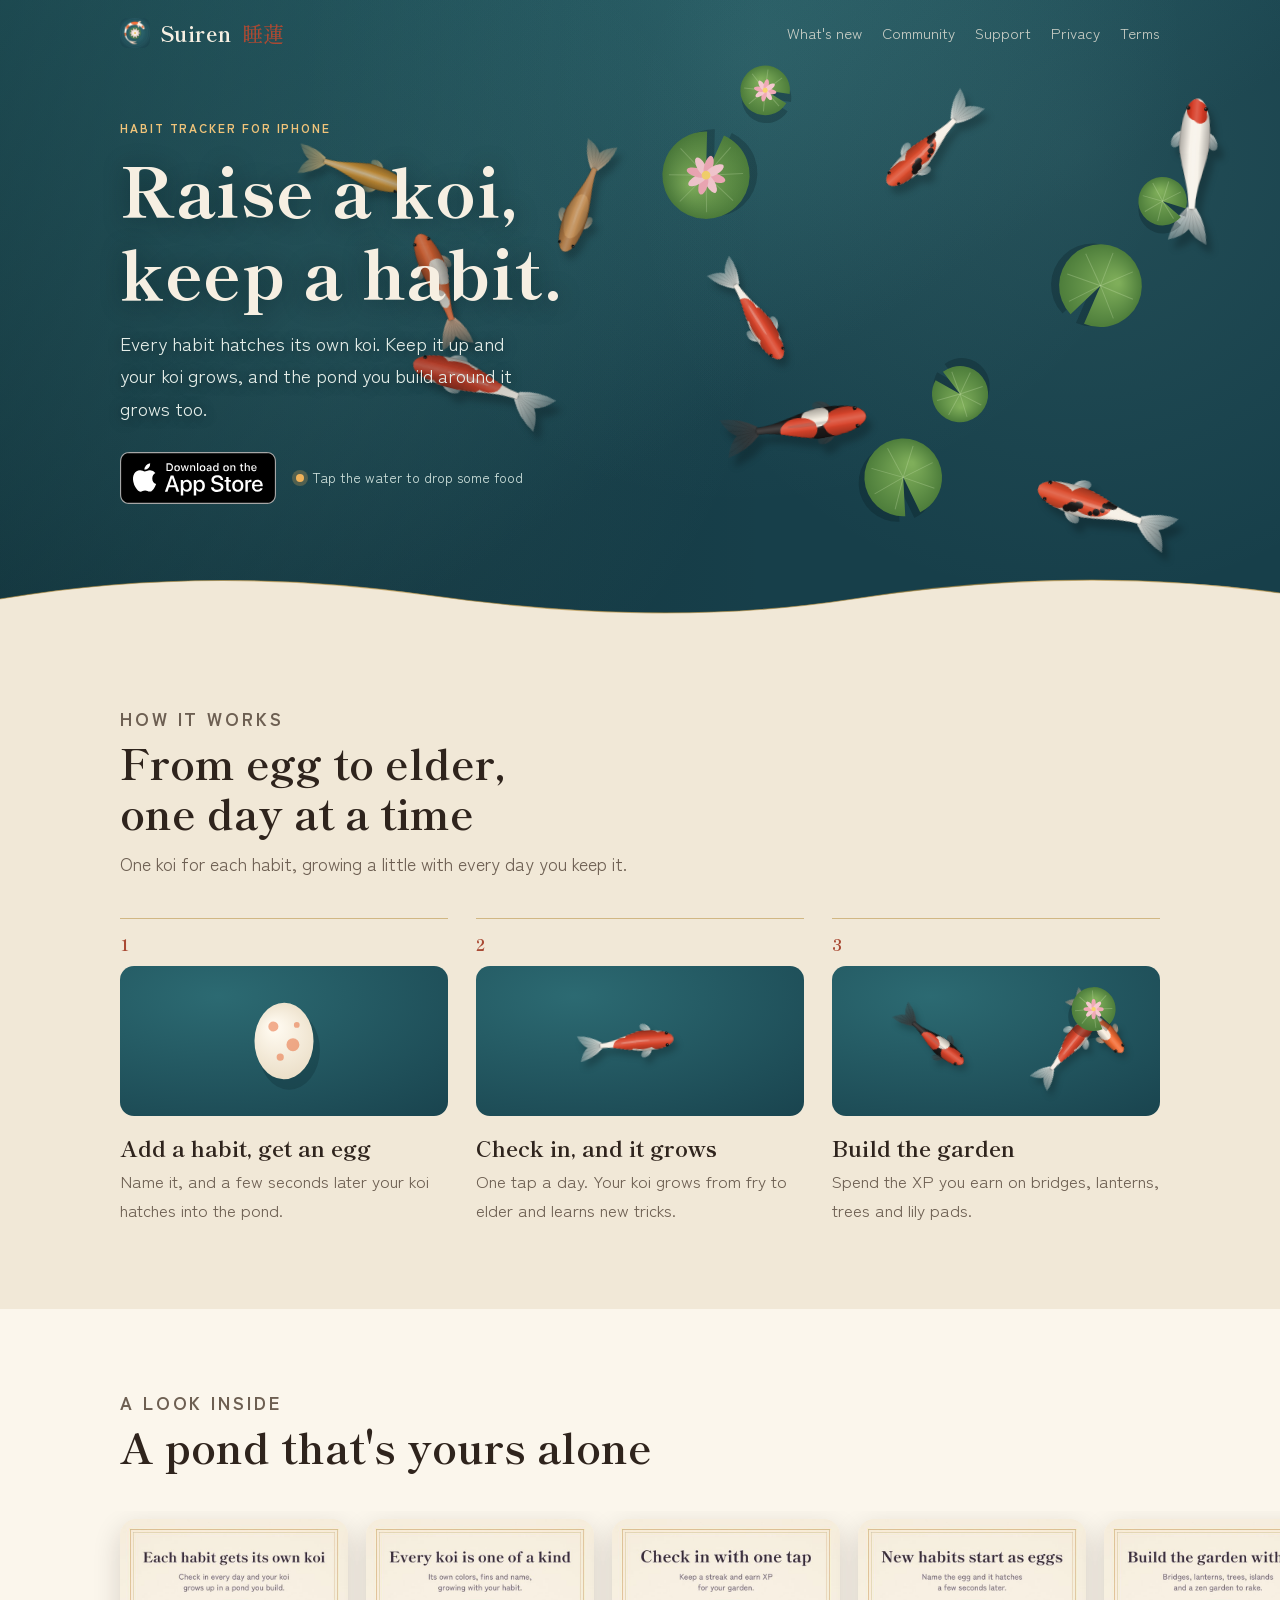
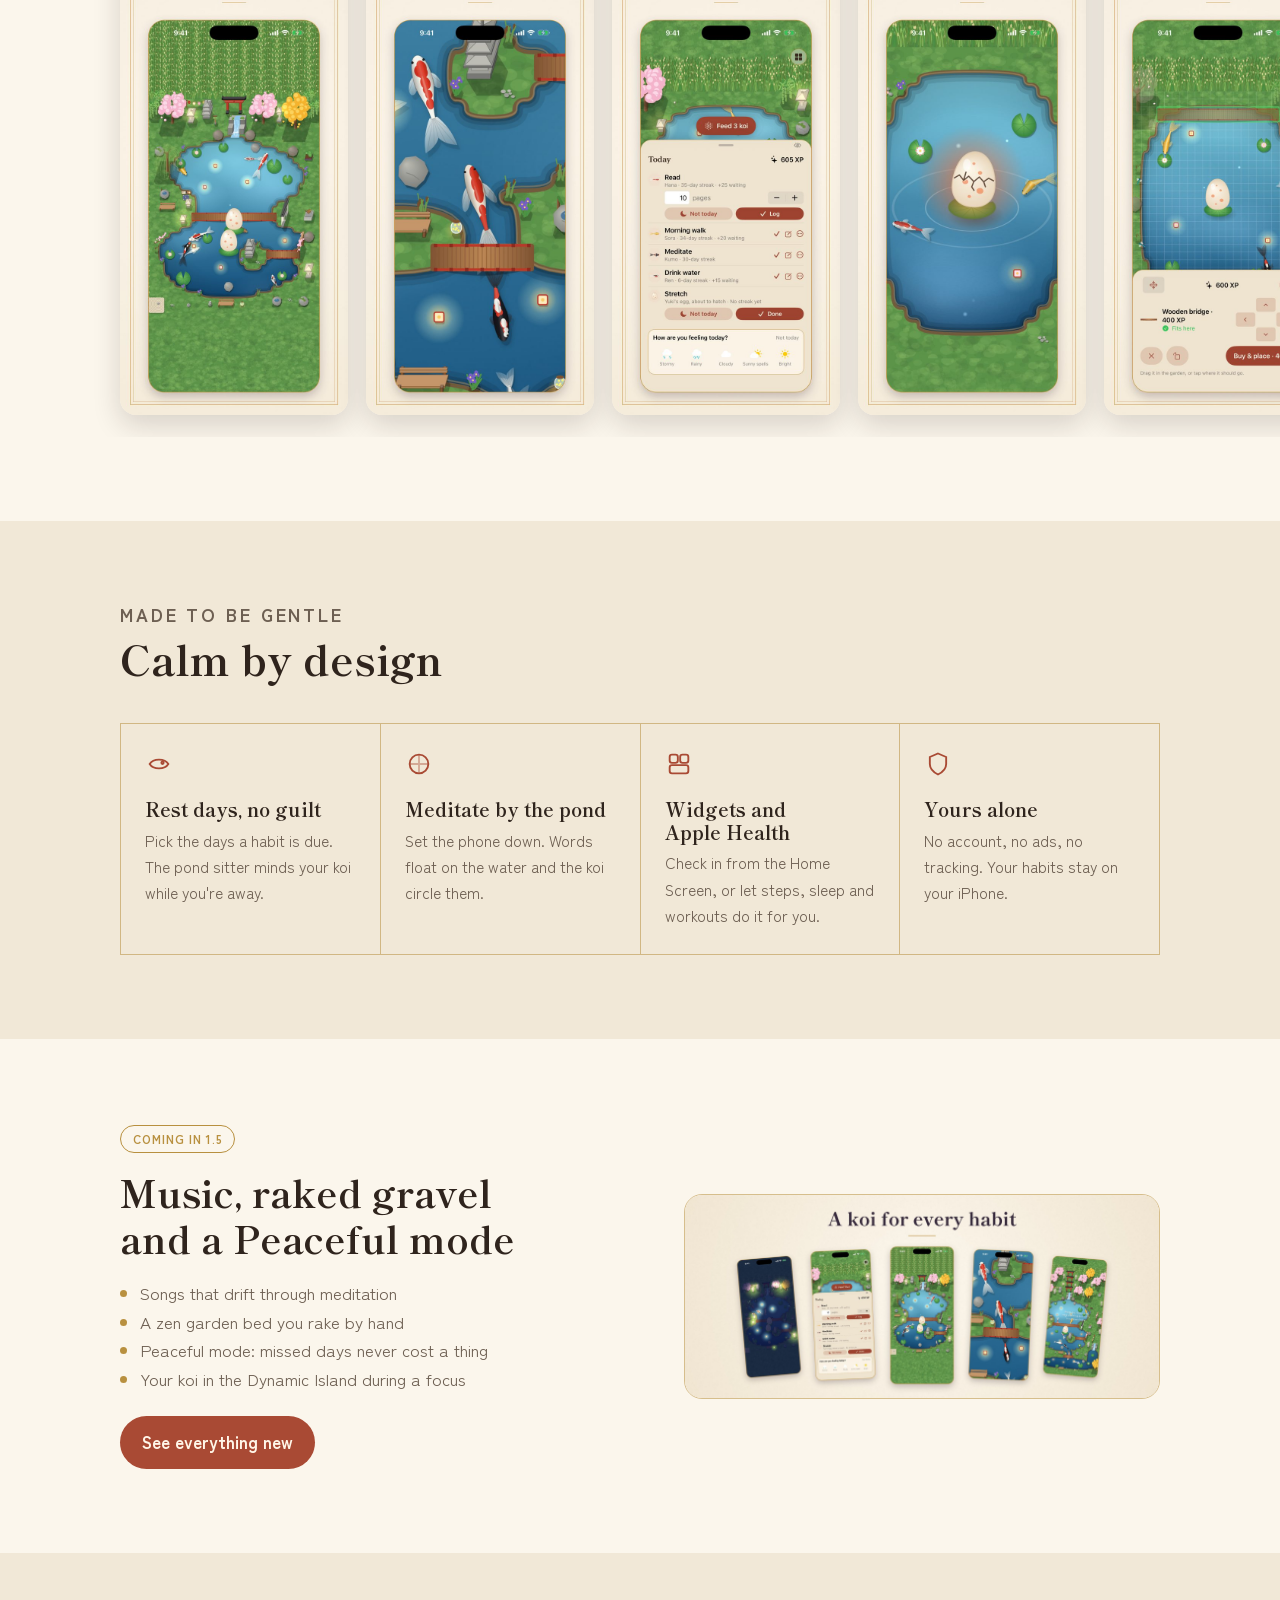
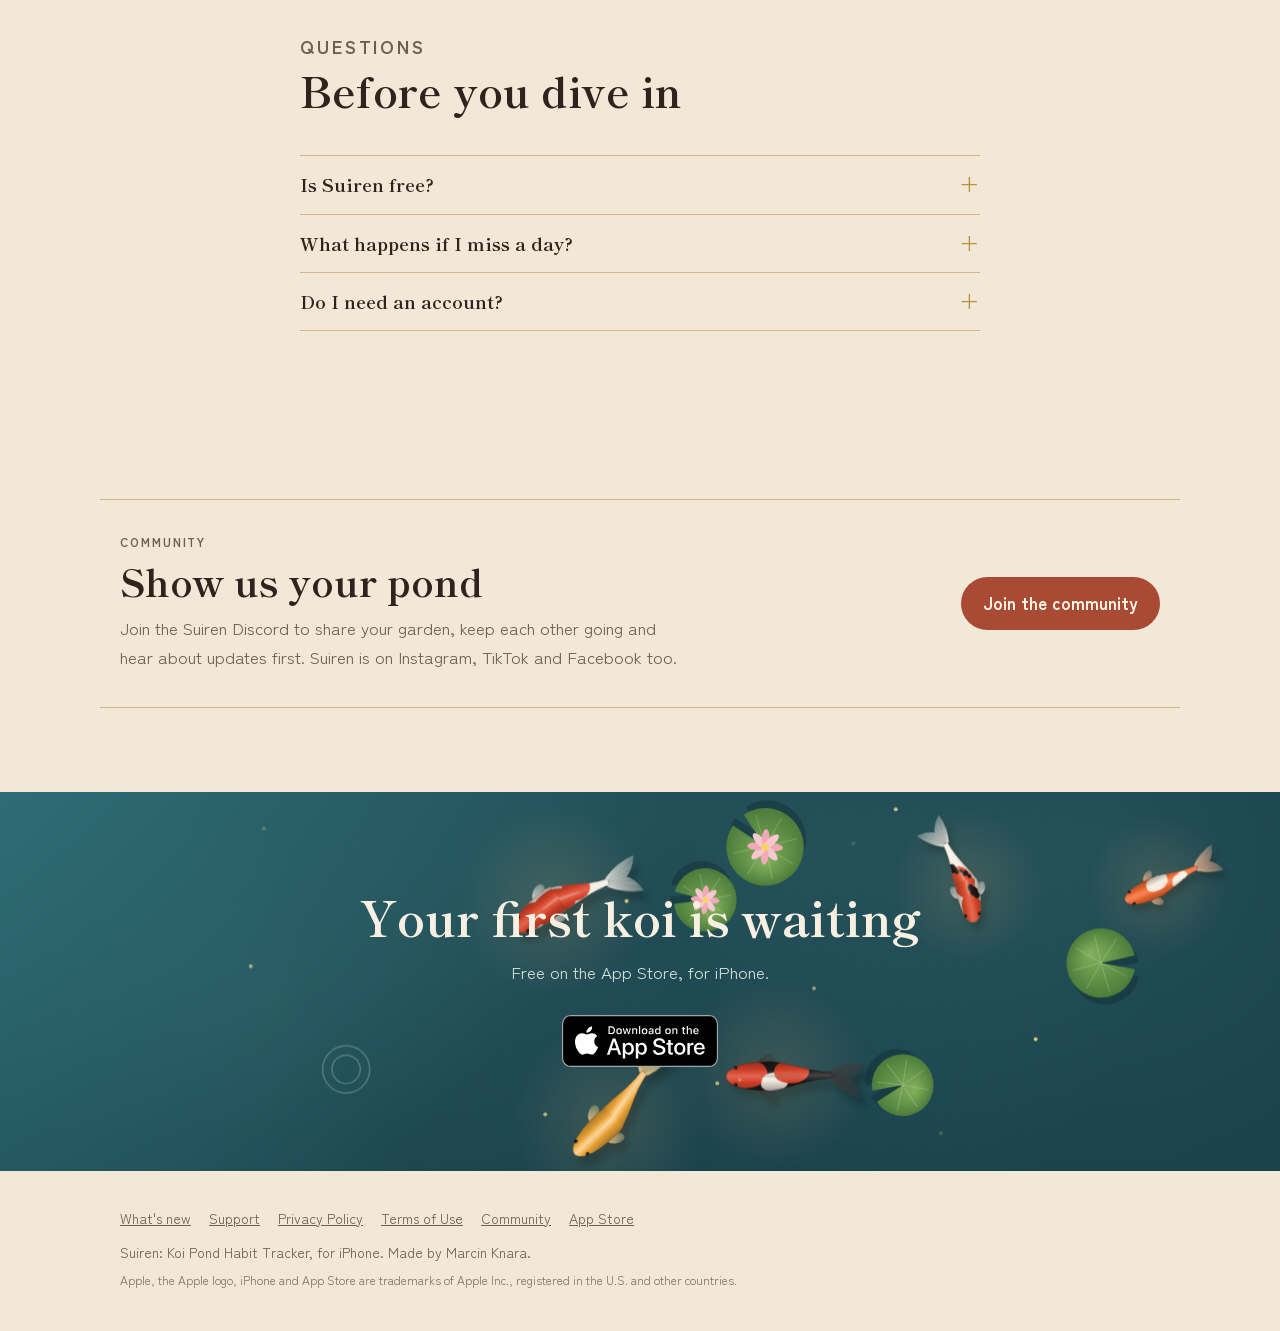
<file: index.html>
<!doctype html>
<html lang="en">
<head>
<meta charset="utf-8">
<meta name="viewport" content="width=device-width, initial-scale=1, viewport-fit=cover">
<title>Suiren: Koi Pond Habit Tracker for iPhone</title>
<meta name="description" content="Suiren is a calm habit tracker for iPhone. Keep a habit and a koi grows in your pond. Free on the App Store.">
<meta name="apple-itunes-app" content="app-id=6826411943">
<meta name="theme-color" content="#173f4a">
<link rel="canonical" href="https://suirenapp.com/">
<meta property="og:type" content="website">
<meta property="og:site_name" content="Suiren">
<meta property="og:title" content="Suiren: Koi Pond Habit Tracker">
<meta property="og:description" content="Raise a koi, keep a habit. A calm habit tracker for iPhone.">
<meta property="og:url" content="https://suirenapp.com/">
<meta property="og:image" content="https://suirenapp.com/img/og.jpg">
<meta name="twitter:card" content="summary_large_image">
<link rel="icon" type="image/png" sizes="32x32" href="favicon-32.png">
<link rel="apple-touch-icon" href="apple-touch-icon.png">
<link rel="preconnect" href="https://fonts.googleapis.com">
<link rel="preconnect" href="https://fonts.gstatic.com" crossorigin>
<link rel="stylesheet" href="https://fonts.googleapis.com/css2?family=Shippori+Mincho:wght@500;700;800&family=Zen+Kaku+Gothic+New:wght@400;500;700&display=swap">
<link rel="stylesheet" href="home.css">
<script type="application/ld+json">
{"@context":"https://schema.org","@type":"SoftwareApplication","name":"Suiren: Koi Pond Habit Tracker","operatingSystem":"iOS","applicationCategory":"HealthApplication","offers":{"@type":"Offer","price":"0","priceCurrency":"USD"},"url":"https://suirenapp.com/","installUrl":"https://apps.apple.com/app/suiren-koi-pond-habit-tracker/id6826411943","image":"https://suirenapp.com/img/icon-512.png"}
</script>
<script src="js/pond.js" defer></script>
</head>
<body>
<section class="a-hero">
  <canvas id="a-pond" role="img" aria-label="Koi swimming in a pond among lily pads. Tap the water to drop food."></canvas>
  <div class="wrap">
    <header class="site-head">
      <a class="brand" href="./"><img src="img/icon-64.png" alt="" width="30" height="30">Suiren <em>睡蓮</em></a>
      <nav class="site-nav"><a href="whats-new/">What's new</a><a href="community/">Community</a><a href="support/">Support</a><a href="privacy/">Privacy</a><a href="terms/">Terms</a></nav>
    </header>
    <div class="a-hero-body">
      <p class="eyebrow" style="color:#f0c47a">Habit tracker for iPhone</p>
      <h1 style="margin-top:14px">Raise a koi,<br>keep a habit.</h1>
      <p class="lede">Every habit hatches its own koi. Keep it up and your koi grows, and the pond you build around it grows too.</p>
      <div class="get">
        <a class="badge" href="https://apps.apple.com/app/suiren-koi-pond-habit-tracker/id6826411943"><img src="img/app-store-badge.svg" alt="Download on the App Store" width="156" height="52"></a>
        <span class="hint"><i></i>Tap the water to drop some food</span>
      </div>
    </div>
  </div>
</section>
<svg class="a-wave" viewBox="0 0 1440 56" preserveAspectRatio="none" aria-hidden="true"><path fill="currentColor" d="M0 30 C 160 6, 320 6, 480 26 S 800 52, 960 30 S 1280 4, 1440 24 V56 H0Z"/><path fill="none" stroke="#b8903f" stroke-opacity=".6" stroke-width="1.2" d="M0 30 C 160 6, 320 6, 480 26 S 800 52, 960 30 S 1280 4, 1440 24"/></svg>

<section class="a-sec">
  <div class="wrap">
    <div class="a-sec-head">
      <p class="eyebrow">How it works</p>
      <h2>From egg to elder, one day at a time</h2>
      <p>One koi for each habit, growing a little with every day you keep it.</p>
    </div>
    <div class="a-steps">
      <div class="a-step"><canvas data-mini="egg" aria-hidden="true"></canvas><h3>Add a habit, get an egg</h3><p>Name it, and a few seconds later your koi hatches into the pond.</p></div>
      <div class="a-step"><canvas data-mini="grow" aria-hidden="true"></canvas><h3>Check in, and it grows</h3><p>One tap a day. Your koi grows from fry to elder and learns new tricks.</p></div>
      <div class="a-step"><canvas data-mini="pond" aria-hidden="true"></canvas><h3>Build the garden</h3><p>Spend the XP you earn on bridges, lanterns, trees and lily pads.</p></div>
    </div>
  </div>
</section>

<section class="a-sec tile">
  <div class="wrap">
    <div class="a-sec-head">
      <p class="eyebrow">A look inside</p>
      <h2>A pond that's yours alone</h2>
    </div>
  </div>
  <ul class="gallery wrap" style="max-width:none;padding-left:max(20px,calc((100vw - 1080px)/2 + 20px))">
    <li><img width="600" height="1304" src="img/shots/01-pond.jpg" alt="Each habit gets its own koi" loading="lazy"></li>
    <li><img width="600" height="1304" src="img/shots/02-koi.jpg" alt="Every koi is one of a kind" loading="lazy"></li>
    <li><img width="600" height="1304" src="img/shots/03-check-in.jpg" alt="Check in with one tap" loading="lazy"></li>
    <li><img width="600" height="1304" src="img/shots/04-hatch.jpg" alt="New habits start as eggs" loading="lazy"></li>
    <li><img width="600" height="1304" src="img/shots/05-garden.jpg" alt="Build the garden with XP" loading="lazy"></li>
    <li><img width="600" height="1304" src="img/shots/06-journal.jpg" alt="See every day you kept" loading="lazy"></li>
    <li><img width="600" height="1304" src="img/shots/07-rest-days.jpg" alt="Rest days are built in" loading="lazy"></li>
    <li><img width="600" height="1304" src="img/shots/08-meditate.jpg" alt="Meditate by the pond" loading="lazy"></li>
    <li><img width="600" height="1304" src="img/shots/09-widgets.jpg" alt="Check in from a widget" loading="lazy"></li>
    <li><img width="600" height="1304" src="img/shots/10-night.jpg" alt="The pond follows the day" loading="lazy"></li>
  </ul>
</section>

<section class="a-sec">
  <div class="wrap">
    <div class="a-sec-head">
      <p class="eyebrow">Made to be gentle</p>
      <h2>Calm by design</h2>
    </div>
    <div class="a-feats">
      <div class="a-feat"><svg viewBox="0 0 24 24" fill="none" stroke="currentColor" stroke-width="1.6"><path d="M4 12c3-5 13-5 16 0-3 5-13 5-16 0z"/><circle cx="15" cy="11" r="1"/></svg><h3>Rest days, no guilt</h3><p>Pick the days a habit is due. The pond sitter minds your koi while you're away.</p></div>
      <div class="a-feat"><svg viewBox="0 0 24 24" fill="none" stroke="currentColor" stroke-width="1.6"><circle cx="12" cy="12" r="8"/><path d="M12 4v16M4 12h16" opacity=".4"/></svg><h3>Meditate by the pond</h3><p>Set the phone down. Words float on the water and the koi circle them.</p></div>
      <div class="a-feat"><svg viewBox="0 0 24 24" fill="none" stroke="currentColor" stroke-width="1.6"><rect x="4" y="4" width="7" height="7" rx="2"/><rect x="13" y="4" width="7" height="7" rx="2"/><rect x="4" y="13" width="16" height="7" rx="2"/></svg><h3>Widgets and Apple Health</h3><p>Check in from the Home Screen, or let steps, sleep and workouts do it for you.</p></div>
      <div class="a-feat"><svg viewBox="0 0 24 24" fill="none" stroke="currentColor" stroke-width="1.6"><path d="M12 3l7 3v6c0 4-3 7-7 9-4-2-7-5-7-9V6z"/></svg><h3>Yours alone</h3><p>No account, no ads, no tracking. Your habits stay on your iPhone.</p></div>
    </div>
  </div>
</section>

<section class="a-sec tile">
  <div class="wrap a-new">
    <div>
      <span class="pill">Coming in 1.5</span>
      <h2 style="font-size:clamp(28px,4vw,38px);margin-top:16px">Music, raked gravel and a Peaceful mode</h2>
      <ul>
        <li>Songs that drift through meditation</li>
        <li>A zen garden bed you rake by hand</li>
        <li>Peaceful mode: missed days never cost a thing</li>
        <li>Your koi in the Dynamic Island during a focus</li>
      </ul>
      <a class="a-btn" href="whats-new/">See everything new</a>
    </div>
    <figure><img width="1920" height="823" src="img/hero.jpg" alt="Five iPhones showing Suiren under the words A koi for every habit" loading="lazy"></figure>
  </div>
</section>

<section class="a-sec">
  <div class="wrap narrow faq">
    <div class="a-sec-head"><p class="eyebrow">Questions</p><h2>Before you dive in</h2></div>
    <details><summary>Is Suiren free?</summary><p>Yes. You can keep up to 3 habits for free. Suiren+ raises that to 15 and adds a bigger starting plot.</p></details>
    <details><summary>What happens if I miss a day?</summary><p>Plan for breaks with rest days, or send the pond sitter while you travel. Streak shields cover the odd slip. In Normal mode a long absence slowly costs XP, and after two weeks a koi can pass on. If you'd rather that never happened, choose Peaceful mode, coming in 1.5.</p></details>
    <details><summary>Do I need an account?</summary><p>No. There's no sign-up. Your pond lives on your iPhone, with an optional iCloud Drive backup.</p></details>
  </div>
</section>

<section class="a-sec">
  <div class="wrap a-community">
    <div>
      <p class="eyebrow">Community</p>
      <h2>Show us your pond</h2>
      <p>Join the Suiren Discord to share your garden, keep each other going and hear about updates first. Suiren is on Instagram, TikTok and Facebook too.</p>
    </div>
    <a class="a-btn" href="community/">Join the community</a>
  </div>
</section>

<section class="a-final">
  <canvas id="a-final" aria-hidden="true"></canvas>
  <div class="wrap">
    <h2>Your first koi is waiting</h2>
    <p>Free on the App Store, for iPhone.</p>
    <a class="badge" href="https://apps.apple.com/app/suiren-koi-pond-habit-tracker/id6826411943"><img src="img/app-store-badge.svg" alt="Download on the App Store" width="156" height="52"></a>
  </div>
</section>
<footer class="a-foot"><div class="wrap foot">
  <nav><a href="whats-new/">What's new</a><a href="support/">Support</a><a href="privacy/">Privacy Policy</a><a href="terms/">Terms of Use</a><a href="community/">Community</a><a href="https://apps.apple.com/app/suiren-koi-pond-habit-tracker/id6826411943">App Store</a></nav>
  <p>Suiren: Koi Pond Habit Tracker, for iPhone. Made by Marcin Knara.</p>
  <p class="legal">Apple, the Apple logo, iPhone and App Store are trademarks of Apple Inc., registered in the U.S. and other countries.</p>
</div></footer>
</body>
</html>
</file>
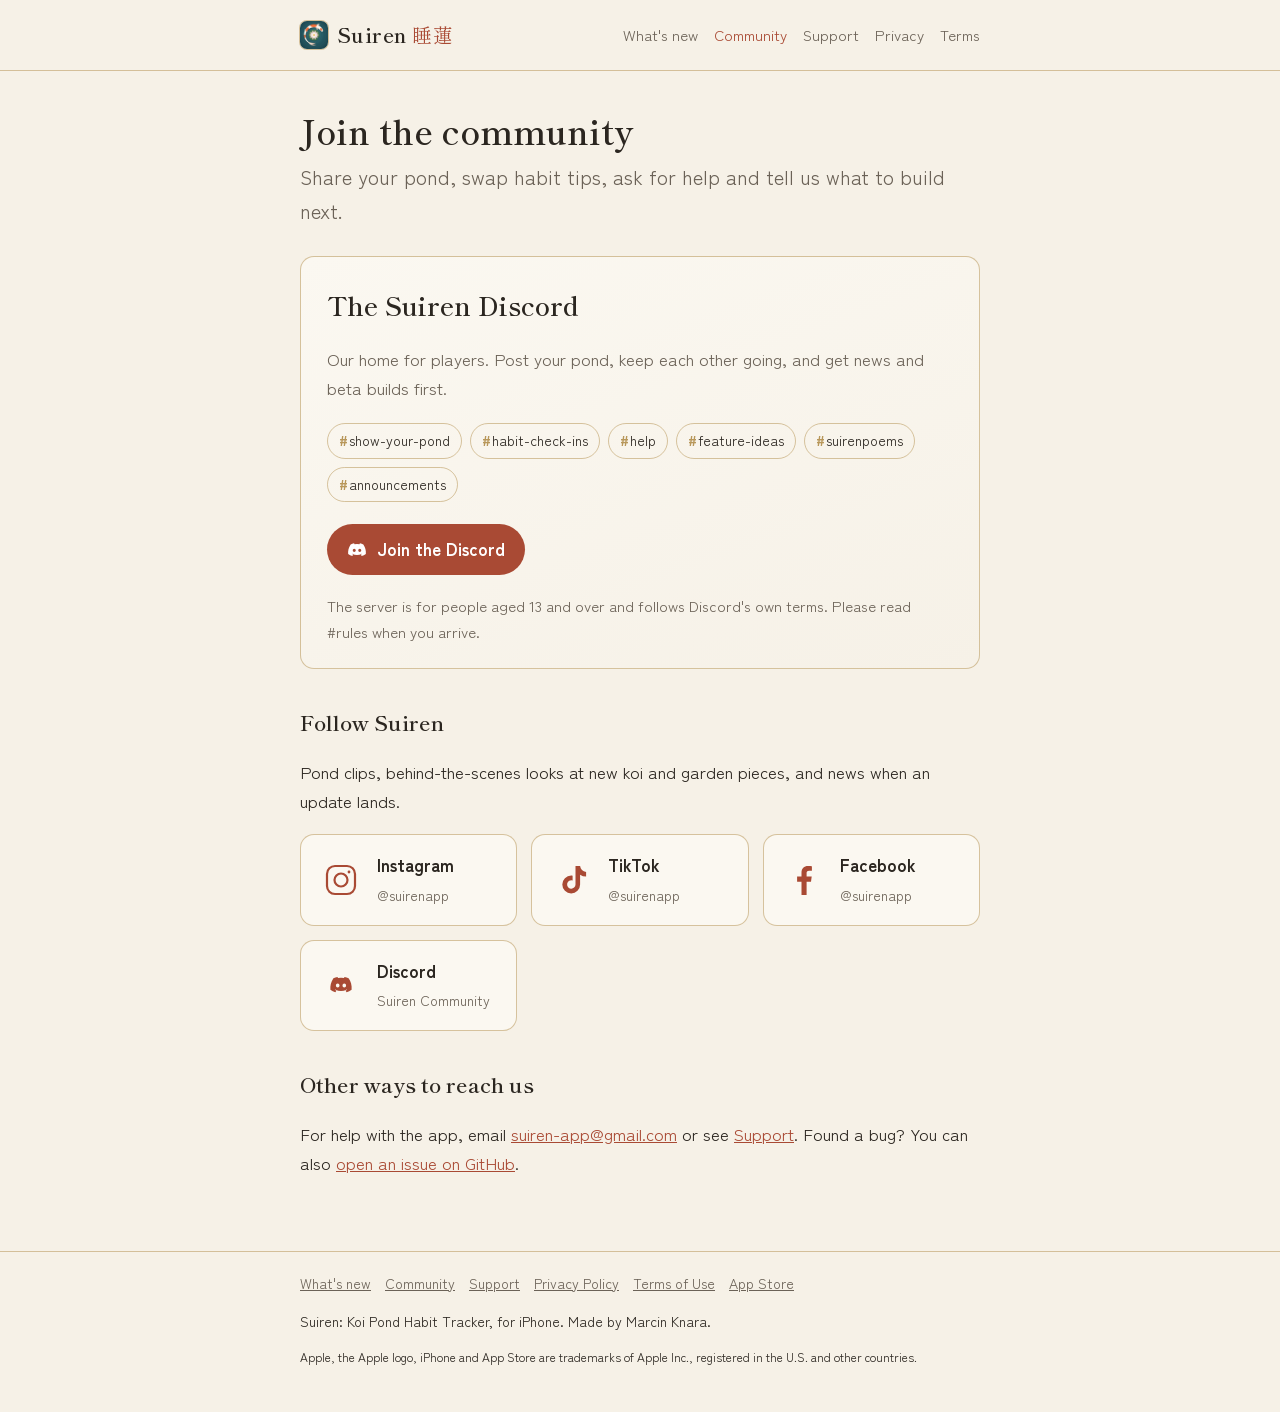
<file: community/index.html>
<!doctype html>
<html lang="en">
<head>
<meta charset="utf-8">
<meta name="viewport" content="width=device-width, initial-scale=1">
<title>Community · Suiren</title>
<meta name="description" content="Join the Suiren community: the Suiren Discord server, plus Suiren on Instagram, TikTok and Facebook.">
<meta name="apple-itunes-app" content="app-id=6826411943">
<link rel="icon" type="image/png" sizes="32x32" href="../favicon-32.png">
<link rel="apple-touch-icon" href="../apple-touch-icon.png">
<link rel="preconnect" href="https://fonts.googleapis.com">
<link rel="preconnect" href="https://fonts.gstatic.com" crossorigin>
<link rel="stylesheet" href="https://fonts.googleapis.com/css2?family=Shippori+Mincho:wght@500;700;800&family=Zen+Kaku+Gothic+New:wght@400;500;700&display=swap">
<link rel="stylesheet" href="../style.css">
<style>
  .discord { display: grid; gap: 18px; padding: 26px 26px 24px; background: linear-gradient(160deg, var(--card), var(--paper)); }
  .discord h2 { margin: 0; font-size: 26px; }
  .discord p { margin: 0; color: var(--muted); }
  .channels { display: flex; flex-wrap: wrap; gap: 8px; margin: 2px 0 4px; padding: 0; list-style: none; }
  .channels li { font-size: 14px; padding: 5px 11px; border: 1px solid var(--line); border-radius: 999px; color: var(--ink); }
  .channels li b { color: var(--gold); font-weight: 600; margin-right: 1px; }
  .discord .button { justify-self: start; display: inline-flex; align-items: center; gap: 10px; }
  .discord .button svg { width: 20px; height: 20px; }
  .socials { display: grid; grid-template-columns: repeat(auto-fit, minmax(200px, 1fr)); gap: 14px; margin: 18px 0 8px; }
  .social { display: grid; grid-template-columns: 44px 1fr; gap: 14px; align-items: center; padding: 16px 18px; border: 1px solid var(--line); border-radius: 14px; background: var(--card); color: var(--ink); text-decoration: none; transition: border-color .2s, transform .2s; }
  .social:hover { border-color: var(--persimmon); transform: translateY(-2px); }
  .social:focus-visible { outline: 2px solid var(--persimmon); outline-offset: 2px; }
  .social svg { width: 44px; height: 44px; color: var(--persimmon); }
  .social strong { display: block; font-size: 17px; }
  .social span { color: var(--muted); font-size: 14px; }
  .note { color: var(--muted); font-size: 15px; }
  @media (prefers-reduced-motion: reduce) { .social { transition: none; } .social:hover { transform: none; } }
</style>
</head>
<body>
<header class="site">
  <div class="wrap">
    <a class="brand" href="../"><img src="../img/icon-64.png" alt="" width="28" height="28">Suiren<span>睡蓮</span></a>
    <nav>
      <a href="../whats-new/">What's new</a>
      <a href="../community/" aria-current="page">Community</a>
      <a href="../support/">Support</a>
      <a href="../privacy/">Privacy</a>
      <a href="../terms/">Terms</a>
    </nav>
  </div>
</header>
<main>
  <div class="wrap">

    <h1>Join the community</h1>
    <p class="lede">Share your pond, swap habit tips, ask for help and tell us what to build next.</p>

    <section class="card discord" aria-labelledby="discord-title">
      <h2 id="discord-title">The Suiren Discord</h2>
      <p>Our home for players. Post your pond, keep each other going, and get news and beta builds first.</p>
      <ul class="channels" aria-label="Some of the channels">
        <li><b>#</b>show-your-pond</li>
        <li><b>#</b>habit-check-ins</li>
        <li><b>#</b>help</li>
        <li><b>#</b>feature-ideas</li>
        <li><b>#</b>suirenpoems</li>
        <li><b>#</b>announcements</li>
      </ul>
      <a class="button" href="https://discord.gg/MNR7gZkcf"><svg viewBox="0 0 24 24" aria-hidden="true" fill="currentColor"><path d="M19.6 5.3A16.6 16.6 0 0 0 15.5 4l-.5 1a15.4 15.4 0 0 0-6 0L8.5 4a16.6 16.6 0 0 0-4.1 1.3C1.8 9.2 1.1 13 1.4 16.7a16.7 16.7 0 0 0 5 2.5l1.1-1.7a10.8 10.8 0 0 1-1.7-.8l.4-.3a11.9 11.9 0 0 0 11.6 0l.4.3c-.5.3-1.1.6-1.7.8l1.1 1.7a16.6 16.6 0 0 0 5-2.5c.4-4.3-.7-8.1-3-11.4ZM8.7 14.4c-1 0-1.8-.9-1.8-2s.8-2 1.8-2 1.8.9 1.8 2-.8 2-1.8 2Zm6.6 0c-1 0-1.8-.9-1.8-2s.8-2 1.8-2 1.8.9 1.8 2-.8 2-1.8 2Z"/></svg>Join the Discord</a>
      <p class="note">The server is for people aged 13 and over and follows Discord's own terms. Please read #rules when you arrive.</p>
    </section>

    <h2>Follow Suiren</h2>
    <p>Pond clips, behind-the-scenes looks at new koi and garden pieces, and news when an update lands.</p>
    <div class="socials">
      <a class="social" href="https://www.instagram.com/suirenapp/">
        <svg viewBox="0 0 44 44" fill="none" stroke="currentColor" stroke-width="2.2" aria-hidden="true"><rect x="8" y="8" width="28" height="28" rx="8"/><circle cx="22" cy="22" r="6.5"/><circle cx="30" cy="14" r="1.4" fill="currentColor" stroke="none"/></svg>
        <div><strong>Instagram</strong><span>@suirenapp</span></div>
      </a>
      <a class="social" href="https://www.tiktok.com/@suirenapp">
        <svg viewBox="0 0 44 44" fill="currentColor" aria-hidden="true"><path d="M25.5 8h4.6c.4 3.4 2.6 5.6 6 6v4.6a10.6 10.6 0 0 1-6-1.9v9.8a8.9 8.9 0 1 1-8.9-8.9c.5 0 1 0 1.4.1v4.8a4.2 4.2 0 1 0 2.9 4V8Z"/></svg>
        <div><strong>TikTok</strong><span>@suirenapp</span></div>
      </a>
      <a class="social" href="https://www.facebook.com/suirenapp">
        <svg viewBox="0 0 44 44" fill="currentColor" aria-hidden="true"><path d="M24.6 37V23.8h4.4l.7-5.2h-5.1v-3.3c0-1.5.4-2.5 2.6-2.5h2.7V8.2c-.5-.1-2.1-.2-3.9-.2-3.9 0-6.5 2.4-6.5 6.7v3.9h-4.4v5.2h4.4V37h5.1Z"/></svg>
        <div><strong>Facebook</strong><span>@suirenapp</span></div>
      </a>
      <a class="social" href="https://discord.gg/MNR7gZkcf">
        <svg viewBox="-10 -10 44 44" aria-hidden="true" fill="currentColor"><path d="M19.6 5.3A16.6 16.6 0 0 0 15.5 4l-.5 1a15.4 15.4 0 0 0-6 0L8.5 4a16.6 16.6 0 0 0-4.1 1.3C1.8 9.2 1.1 13 1.4 16.7a16.7 16.7 0 0 0 5 2.5l1.1-1.7a10.8 10.8 0 0 1-1.7-.8l.4-.3a11.9 11.9 0 0 0 11.6 0l.4.3c-.5.3-1.1.6-1.7.8l1.1 1.7a16.6 16.6 0 0 0 5-2.5c.4-4.3-.7-8.1-3-11.4ZM8.7 14.4c-1 0-1.8-.9-1.8-2s.8-2 1.8-2 1.8.9 1.8 2-.8 2-1.8 2Zm6.6 0c-1 0-1.8-.9-1.8-2s.8-2 1.8-2 1.8.9 1.8 2-.8 2-1.8 2Z"/></svg>
        <div><strong>Discord</strong><span>Suiren Community</span></div>
      </a>
    </div>

    <h2>Other ways to reach us</h2>
    <p>For help with the app, email <a href="mailto:suiren-app@gmail.com">suiren-app@gmail.com</a> or see <a href="../support/">Support</a>. Found a bug? You can also <a href="https://github.com/suiren-app/suiren-app/issues/new">open an issue on GitHub</a>.</p>

  </div>
</main>
<footer class="site">
  <div class="wrap">
    <a href="../whats-new/">What's new</a><a href="../community/">Community</a><a href="../support/">Support</a><a href="../privacy/">Privacy Policy</a><a href="../terms/">Terms of Use</a><a href="https://apps.apple.com/app/suiren-koi-pond-habit-tracker/id6826411943">App Store</a>
    <p>Suiren: Koi Pond Habit Tracker, for iPhone. Made by Marcin Knara.</p>
    <p class="legal">Apple, the Apple logo, iPhone and App Store are trademarks of Apple Inc., registered in the U.S. and other countries.</p>
  </div>
</footer>
</body>
</html>
</file>
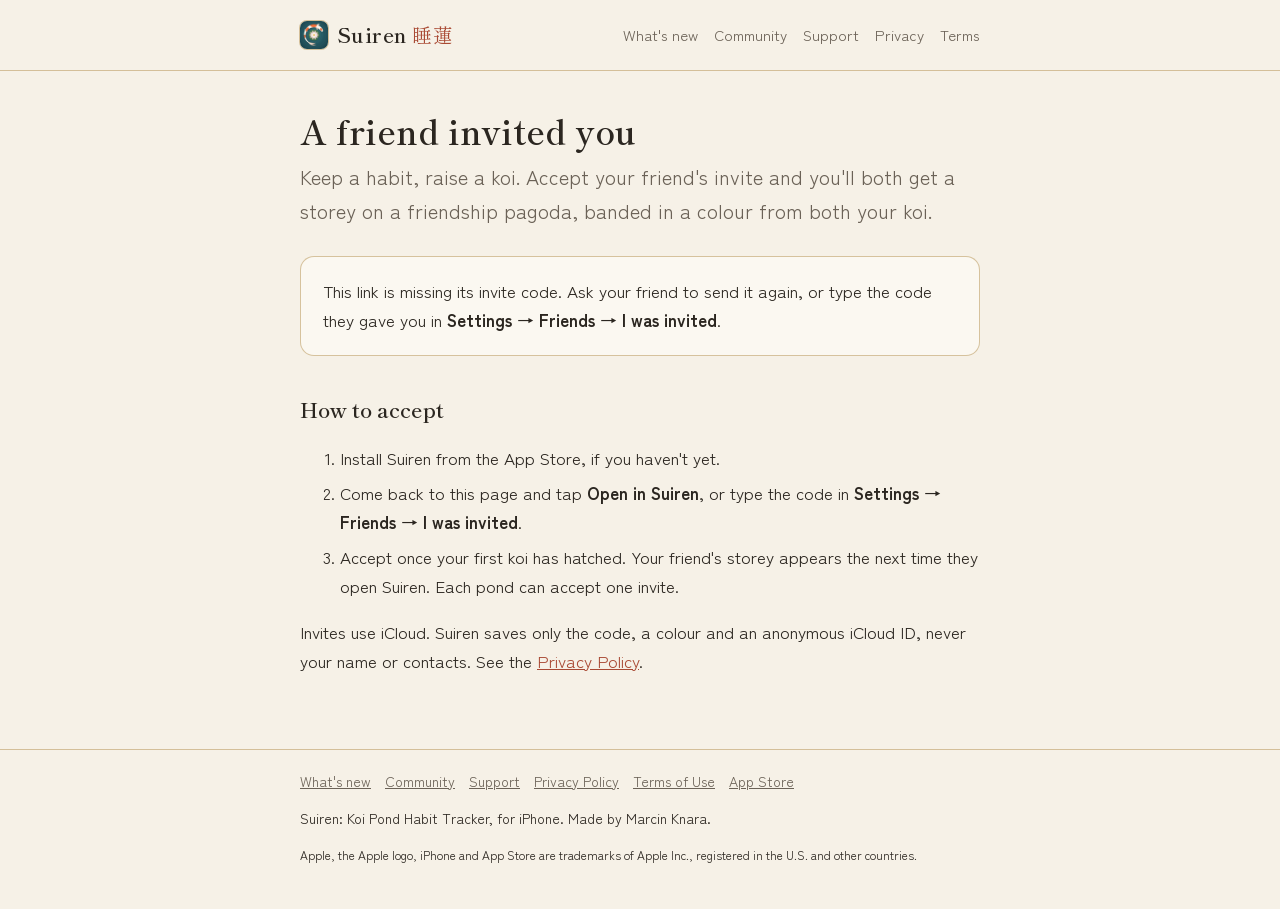
<file: invite/index.html>
<!doctype html>
<html lang="en">
<head>
<meta charset="utf-8">
<meta name="viewport" content="width=device-width, initial-scale=1">
<title>A friend invited you · Suiren</title>
<meta name="description" content="A friend invited you to keep a koi pond in Suiren. Accept their invite and you both get a storey on a friendship pagoda.">
<meta name="robots" content="noindex">
<meta name="apple-itunes-app" content="app-id=6826411943">
<link rel="icon" type="image/png" sizes="32x32" href="../favicon-32.png">
<link rel="apple-touch-icon" href="../apple-touch-icon.png">
<link rel="preconnect" href="https://fonts.googleapis.com">
<link rel="preconnect" href="https://fonts.gstatic.com" crossorigin>
<link rel="stylesheet" href="https://fonts.googleapis.com/css2?family=Shippori+Mincho:wght@500;700;800&family=Zen+Kaku+Gothic+New:wght@400;500;700&display=swap">
<link rel="stylesheet" href="../style.css">
<style>
  .code { font: 600 34px/1.2 ui-monospace, Menlo, monospace; letter-spacing: 0.18em; margin: 6px 0 2px; }
  .actions { display: flex; flex-wrap: wrap; gap: 12px; margin-top: 16px; }
  .button.quiet { background: transparent; color: var(--persimmon); border: 1px solid var(--line); }
  ol li { margin-bottom: 6px; }
</style>
</head>
<body>
<header class="site">
  <div class="wrap">
    <a class="brand" href="../"><img src="../img/icon-64.png" alt="" width="28" height="28">Suiren<span>睡蓮</span></a>
    <nav>
      <a href="../whats-new/">What's new</a>
      <a href="../community/">Community</a>
      <a href="../support/">Support</a>
      <a href="../privacy/">Privacy</a>
      <a href="../terms/">Terms</a>
    </nav>
  </div>
</header>
<main>
  <div class="wrap">

    <h1>A friend invited you</h1>
    <p class="lede">Keep a habit, raise a koi. Accept your friend's invite and you'll both get a storey on a friendship pagoda, banded in a colour from both your koi.</p>

    <div class="card" id="invite">
      <p style="margin:0;color:var(--muted)">Your invite code</p>
      <p class="code" id="code">······</p>
      <div class="actions">
        <a class="button" id="open" href="suiren://invite">Open in Suiren</a>
        <a class="button quiet" href="https://apps.apple.com/app/suiren-koi-pond-habit-tracker/id6826411943">Get Suiren on the App Store</a>
      </div>
    </div>

    <h2>How to accept</h2>
    <ol>
      <li>Install Suiren from the App Store, if you haven't yet.</li>
      <li>Come back to this page and tap <strong>Open in Suiren</strong>, or type the code in <strong>Settings → Friends → I was invited</strong>.</li>
      <li>Accept once your first koi has hatched. Your friend's storey appears the next time they open Suiren. Each pond can accept one invite.</li>
    </ol>
    <p>Invites use iCloud. Suiren saves only the code, a colour and an anonymous iCloud ID, never your name or contacts. See the <a href="../privacy/">Privacy Policy</a>.</p>

  </div>
</main>
<footer class="site">
  <div class="wrap">
    <a href="../whats-new/">What's new</a><a href="../community/">Community</a><a href="../support/">Support</a><a href="../privacy/">Privacy Policy</a><a href="../terms/">Terms of Use</a><a href="https://apps.apple.com/app/suiren-koi-pond-habit-tracker/id6826411943">App Store</a>
    <p>Suiren: Koi Pond Habit Tracker, for iPhone. Made by Marcin Knara.</p>
    <p class="legal">Apple, the Apple logo, iPhone and App Store are trademarks of Apple Inc., registered in the U.S. and other countries.</p>
  </div>
</footer>
<script>
  // The code comes from ?c=, from letters without look-alikes (no 0, O, 1, I, L).
  var code = (new URLSearchParams(location.search).get("c") || "").toUpperCase().replace(/[^23456789ABCDEFGHJKMNPQRSTUVWXYZ]/g, "").slice(0, 6);
  if (code.length === 6) {
    document.getElementById("code").textContent = code;
    document.getElementById("open").href = "suiren://invite?c=" + code;
  } else {
    document.getElementById("invite").innerHTML = "<p style=\"margin:0\">This link is missing its invite code. Ask your friend to send it again, or type the code they gave you in <strong>Settings → Friends → I was invited</strong>.</p>";
  }
</script>
</body>
</html>
</file>
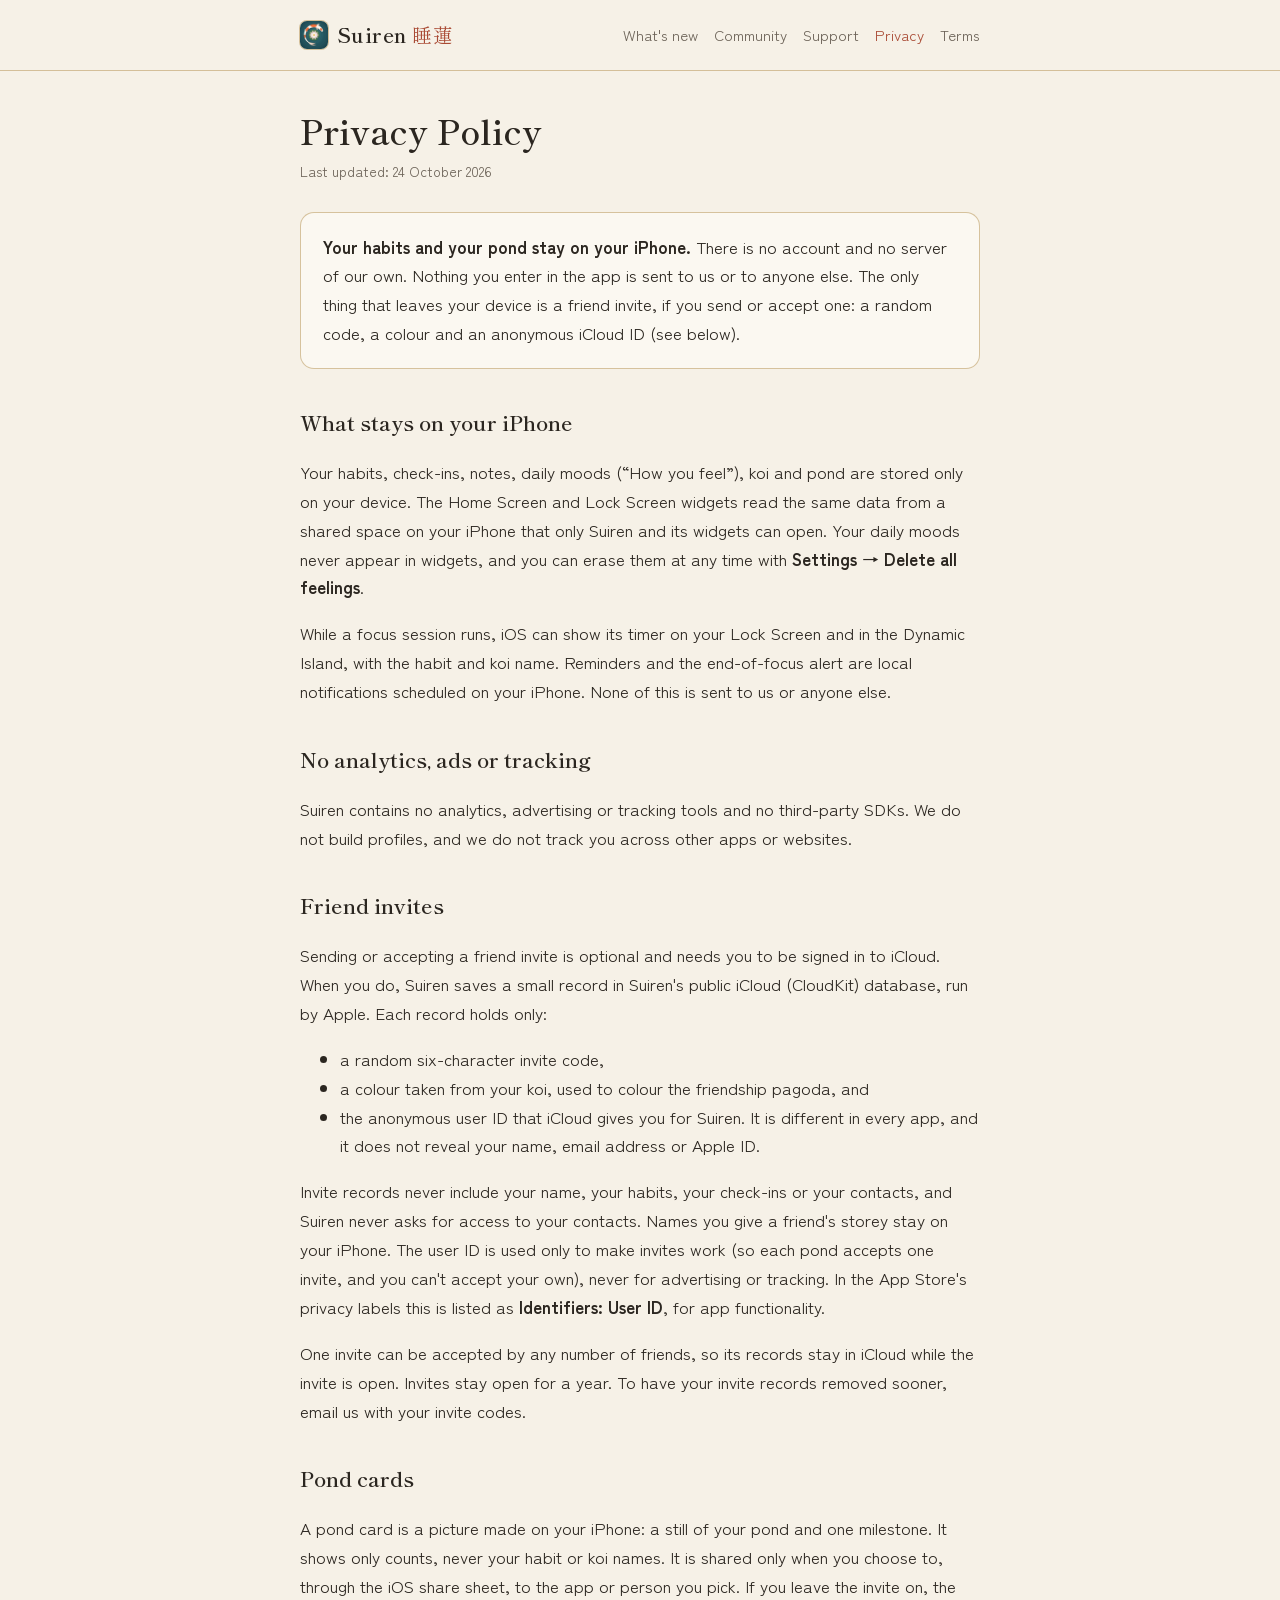
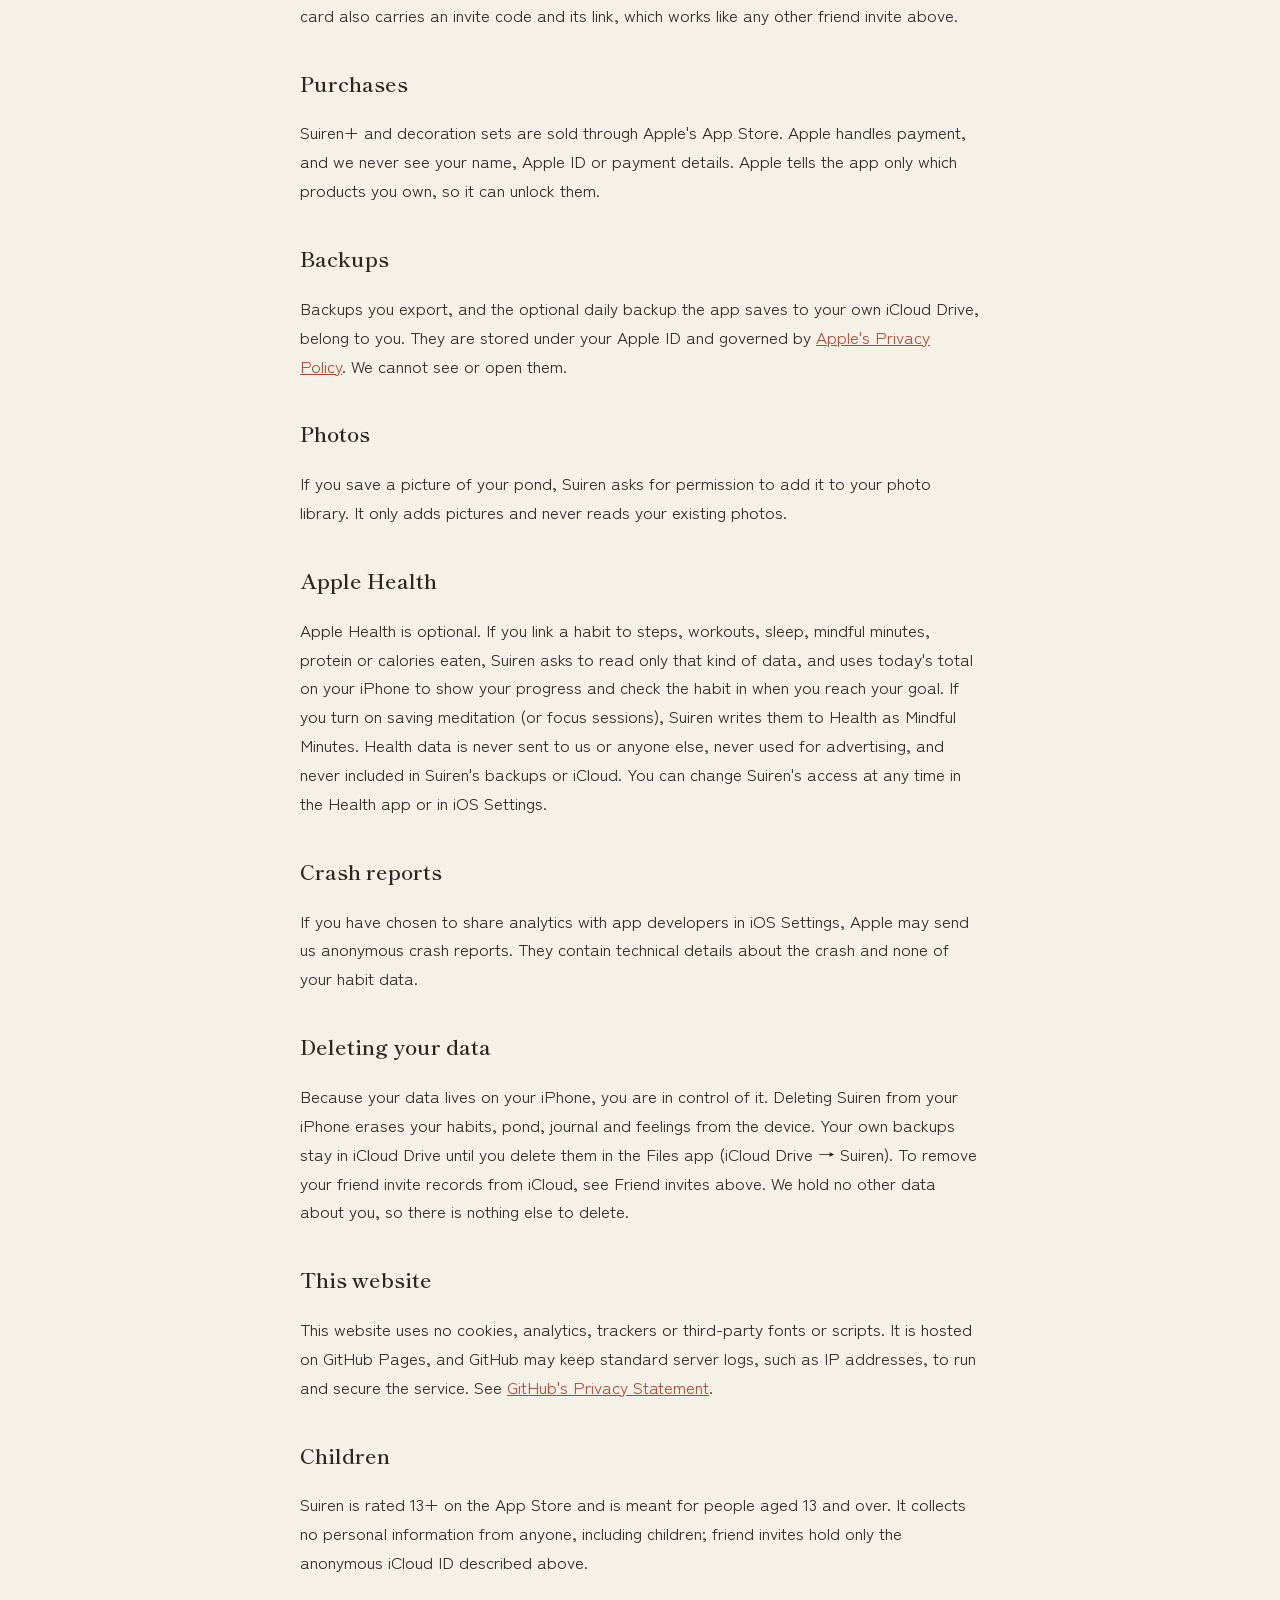
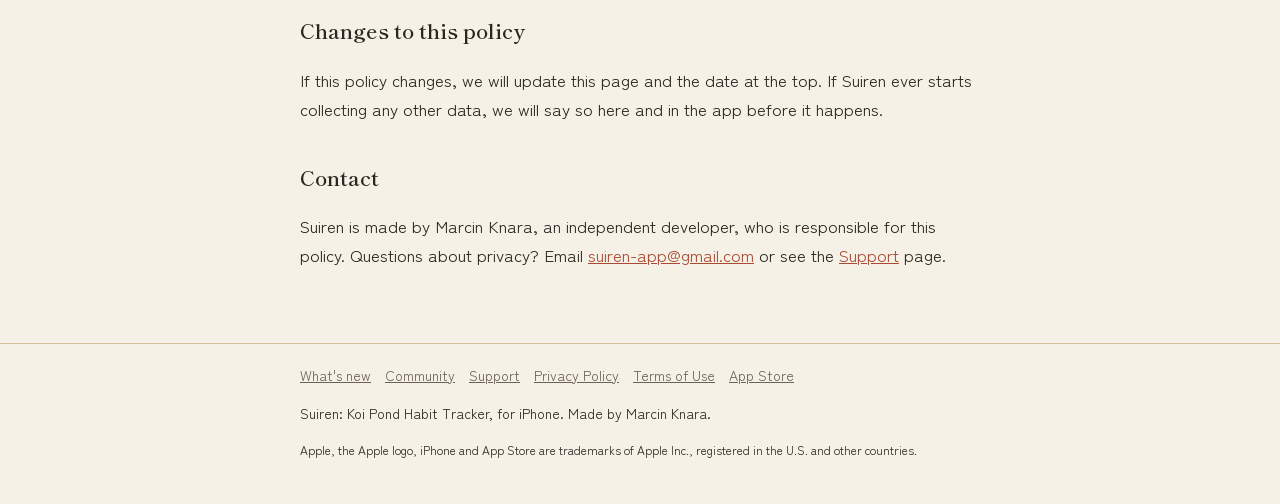
<file: privacy/index.html>
<!doctype html>
<html lang="en">
<head>
<meta charset="utf-8">
<meta name="viewport" content="width=device-width, initial-scale=1">
<title>Privacy Policy · Suiren</title>
<meta name="description" content="Your habits and your pond stay on your iPhone. Friend invites keep only a code, a colour and an anonymous iCloud ID.">
<meta name="apple-itunes-app" content="app-id=6826411943">
<link rel="icon" type="image/png" sizes="32x32" href="../favicon-32.png">
<link rel="apple-touch-icon" href="../apple-touch-icon.png">
<link rel="preconnect" href="https://fonts.googleapis.com">
<link rel="preconnect" href="https://fonts.gstatic.com" crossorigin>
<link rel="stylesheet" href="https://fonts.googleapis.com/css2?family=Shippori+Mincho:wght@500;700;800&family=Zen+Kaku+Gothic+New:wght@400;500;700&display=swap">
<link rel="stylesheet" href="../style.css">
</head>
<body>
<header class="site">
  <div class="wrap">
    <a class="brand" href="../"><img src="../img/icon-64.png" alt="" width="28" height="28">Suiren<span>睡蓮</span></a>
    <nav>
      <a href="../whats-new/">What's new</a>
      <a href="../community/">Community</a>
      <a href="../support/">Support</a>
      <a href="../privacy/" aria-current="page">Privacy</a>
      <a href="../terms/">Terms</a>
    </nav>
  </div>
</header>
<main>
  <div class="wrap">

    <h1>Privacy Policy</h1>
    <p class="updated">Last updated: 24 October 2026</p>
    <div class="card"><strong>Your habits and your pond stay on your iPhone.</strong> There is no account and no server of our own. Nothing you enter in the app is sent to us or to anyone else. The only thing that leaves your device is a friend invite, if you send or accept one: a random code, a colour and an anonymous iCloud ID (see below).</div>

    <h2>What stays on your iPhone</h2>
    <p>Your habits, check-ins, notes, daily moods (“How you feel”), koi and pond are stored only on your device. The Home Screen and Lock Screen widgets read the same data from a shared space on your iPhone that only Suiren and its widgets can open. Your daily moods never appear in widgets, and you can erase them at any time with <strong>Settings → Delete all feelings</strong>.</p>
    <p>While a focus session runs, iOS can show its timer on your Lock Screen and in the Dynamic Island, with the habit and koi name. Reminders and the end-of-focus alert are local notifications scheduled on your iPhone. None of this is sent to us or anyone else.</p>

    <h2>No analytics, ads or tracking</h2>
    <p>Suiren contains no analytics, advertising or tracking tools and no third-party SDKs. We do not build profiles, and we do not track you across other apps or websites.</p>

    <h2>Friend invites</h2>
    <p>Sending or accepting a friend invite is optional and needs you to be signed in to iCloud. When you do, Suiren saves a small record in Suiren's public iCloud (CloudKit) database, run by Apple. Each record holds only:</p>
    <ul>
      <li>a random six-character invite code,</li>
      <li>a colour taken from your koi, used to colour the friendship pagoda, and</li>
      <li>the anonymous user ID that iCloud gives you for Suiren. It is different in every app, and it does not reveal your name, email address or Apple ID.</li>
    </ul>
    <p>Invite records never include your name, your habits, your check-ins or your contacts, and Suiren never asks for access to your contacts. Names you give a friend's storey stay on your iPhone. The user ID is used only to make invites work (so each pond accepts one invite, and you can't accept your own), never for advertising or tracking. In the App Store's privacy labels this is listed as <strong>Identifiers: User ID</strong>, for app functionality.</p>
    <p>One invite can be accepted by any number of friends, so its records stay in iCloud while the invite is open. Invites stay open for a year. To have your invite records removed sooner, email us with your invite codes.</p>

    <h2>Pond cards</h2>
    <p>A pond card is a picture made on your iPhone: a still of your pond and one milestone. It shows only counts, never your habit or koi names. It is shared only when you choose to, through the iOS share sheet, to the app or person you pick. If you leave the invite on, the card also carries an invite code and its link, which works like any other friend invite above.</p>

    <h2>Purchases</h2>
    <p>Suiren+ and decoration sets are sold through Apple's App Store. Apple handles payment, and we never see your name, Apple ID or payment details. Apple tells the app only which products you own, so it can unlock them.</p>

    <h2>Backups</h2>
    <p>Backups you export, and the optional daily backup the app saves to your own iCloud Drive, belong to you. They are stored under your Apple ID and governed by <a href="https://www.apple.com/legal/privacy/">Apple's Privacy Policy</a>. We cannot see or open them.</p>

    <h2>Photos</h2>
    <p>If you save a picture of your pond, Suiren asks for permission to add it to your photo library. It only adds pictures and never reads your existing photos.</p>

    <h2>Apple Health</h2>
    <p>Apple Health is optional. If you link a habit to steps, workouts, sleep, mindful minutes, protein or calories eaten, Suiren asks to read only that kind of data, and uses today's total on your iPhone to show your progress and check the habit in when you reach your goal. If you turn on saving meditation (or focus sessions), Suiren writes them to Health as Mindful Minutes. Health data is never sent to us or anyone else, never used for advertising, and never included in Suiren's backups or iCloud. You can change Suiren's access at any time in the Health app or in iOS Settings.</p>

    <h2>Crash reports</h2>
    <p>If you have chosen to share analytics with app developers in iOS Settings, Apple may send us anonymous crash reports. They contain technical details about the crash and none of your habit data.</p>

    <h2>Deleting your data</h2>
    <p>Because your data lives on your iPhone, you are in control of it. Deleting Suiren from your iPhone erases your habits, pond, journal and feelings from the device. Your own backups stay in iCloud Drive until you delete them in the Files app (iCloud Drive → Suiren). To remove your friend invite records from iCloud, see Friend invites above. We hold no other data about you, so there is nothing else to delete.</p>

    <h2>This website</h2>
    <p>This website uses no cookies, analytics, trackers or third-party fonts or scripts. It is hosted on GitHub Pages, and GitHub may keep standard server logs, such as IP addresses, to run and secure the service. See <a href="https://docs.github.com/en/site-policy/privacy-policies/github-general-privacy-statement">GitHub's Privacy Statement</a>.</p>

    <h2>Children</h2>
    <p>Suiren is rated 13+ on the App Store and is meant for people aged 13 and over. It collects no personal information from anyone, including children; friend invites hold only the anonymous iCloud ID described above.</p>

    <h2>Changes to this policy</h2>
    <p>If this policy changes, we will update this page and the date at the top. If Suiren ever starts collecting any other data, we will say so here and in the app before it happens.</p>

    <h2>Contact</h2>
    <p>Suiren is made by Marcin Knara, an independent developer, who is responsible for this policy. Questions about privacy? Email <a href="mailto:suiren-app@gmail.com">suiren-app@gmail.com</a> or see the <a href="../support/">Support</a> page.</p>

  </div>
</main>
<footer class="site">
  <div class="wrap">
    <a href="../whats-new/">What's new</a><a href="../community/">Community</a><a href="../support/">Support</a><a href="../privacy/">Privacy Policy</a><a href="../terms/">Terms of Use</a><a href="https://apps.apple.com/app/suiren-koi-pond-habit-tracker/id6826411943">App Store</a>
    <p>Suiren: Koi Pond Habit Tracker, for iPhone. Made by Marcin Knara.</p>
    <p class="legal">Apple, the Apple logo, iPhone and App Store are trademarks of Apple Inc., registered in the U.S. and other countries.</p>
  </div>
</footer>
</body>
</html>
</file>
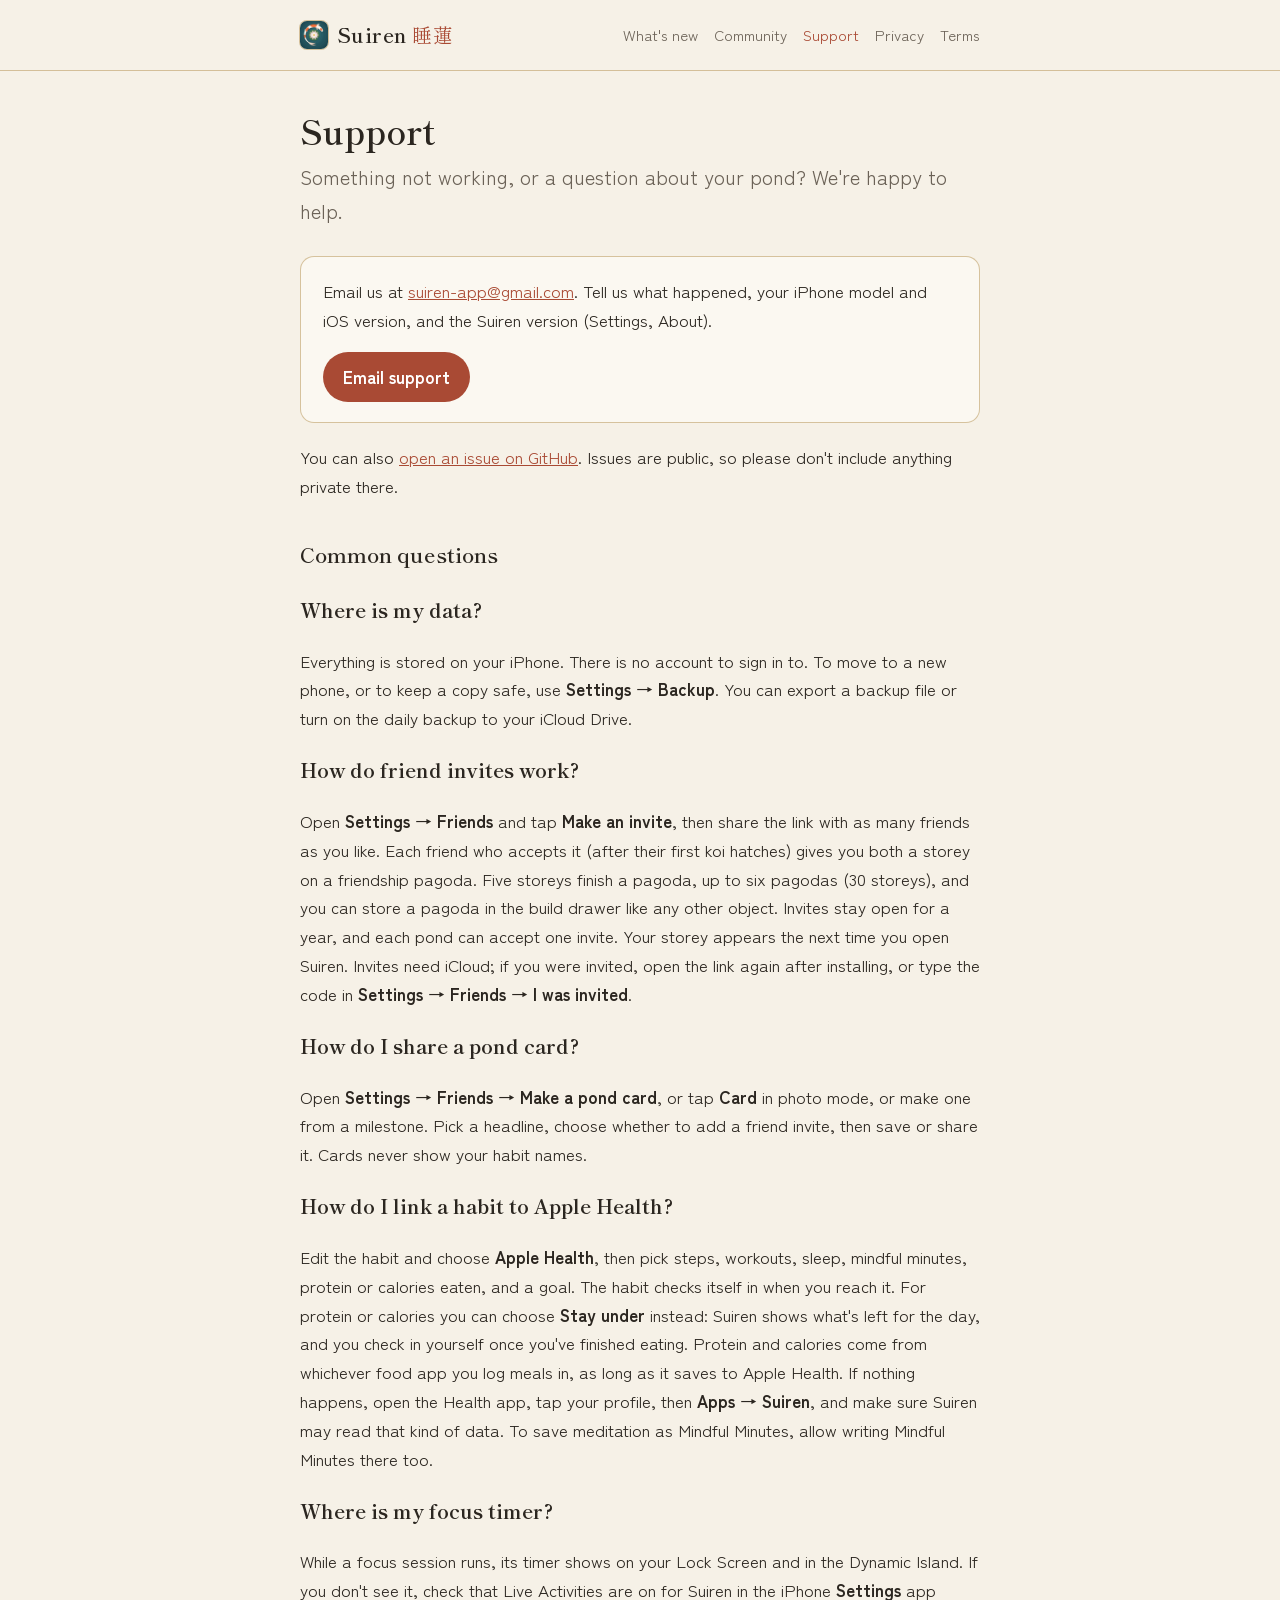
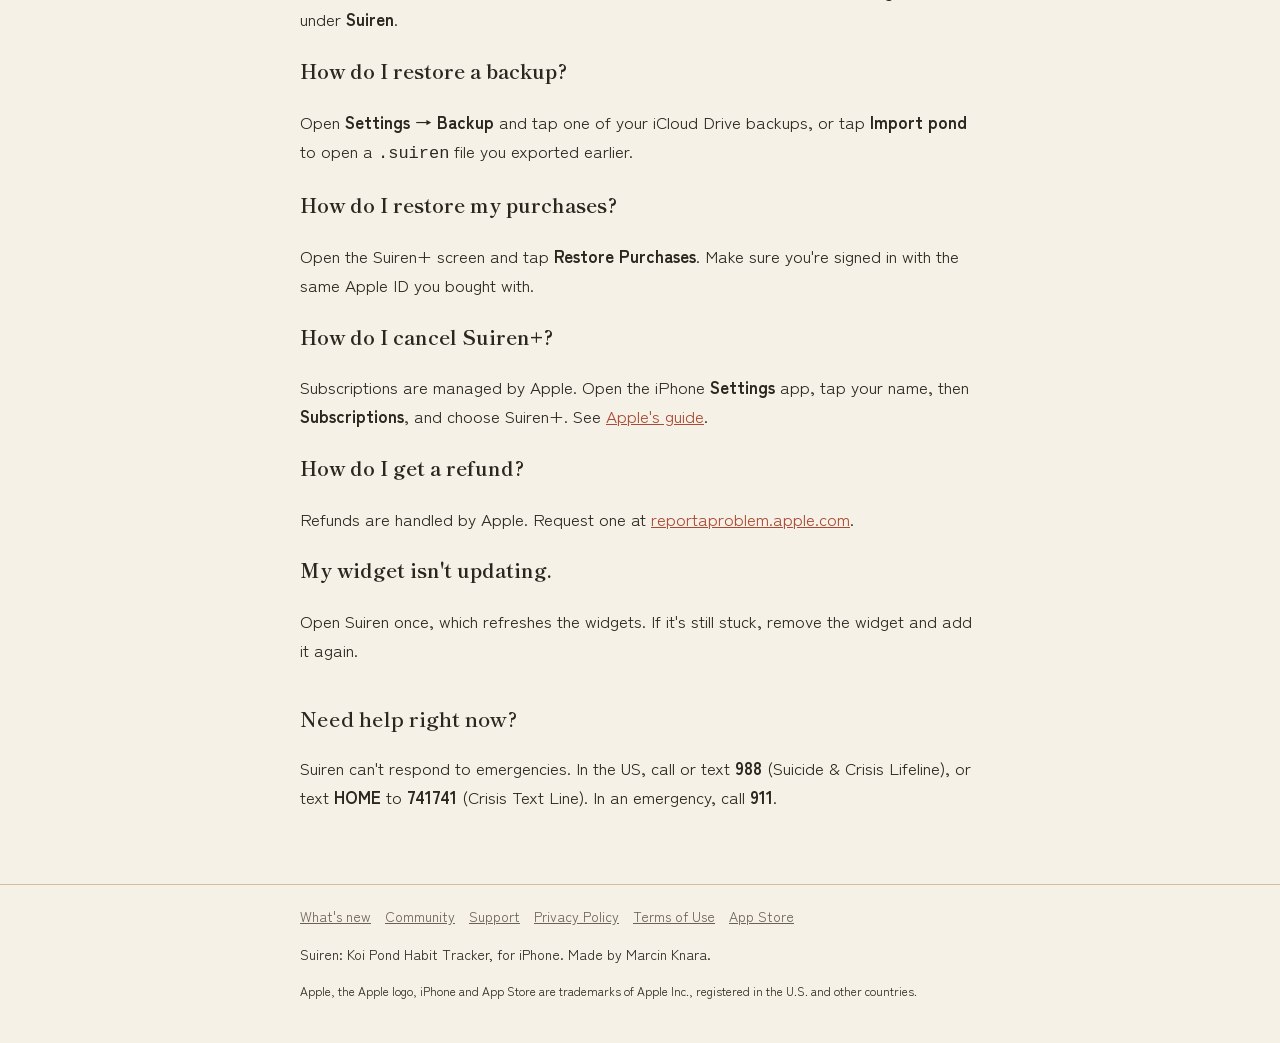
<file: support/index.html>
<!doctype html>
<html lang="en">
<head>
<meta charset="utf-8">
<meta name="viewport" content="width=device-width, initial-scale=1">
<title>Support · Suiren</title>
<meta name="description" content="Help with Suiren: questions, bug reports, purchases and backups.">
<meta name="apple-itunes-app" content="app-id=6826411943">
<link rel="icon" type="image/png" sizes="32x32" href="../favicon-32.png">
<link rel="apple-touch-icon" href="../apple-touch-icon.png">
<link rel="preconnect" href="https://fonts.googleapis.com">
<link rel="preconnect" href="https://fonts.gstatic.com" crossorigin>
<link rel="stylesheet" href="https://fonts.googleapis.com/css2?family=Shippori+Mincho:wght@500;700;800&family=Zen+Kaku+Gothic+New:wght@400;500;700&display=swap">
<link rel="stylesheet" href="../style.css">
</head>
<body>
<header class="site">
  <div class="wrap">
    <a class="brand" href="../"><img src="../img/icon-64.png" alt="" width="28" height="28">Suiren<span>睡蓮</span></a>
    <nav>
      <a href="../whats-new/">What's new</a>
      <a href="../community/">Community</a>
      <a href="../support/" aria-current="page">Support</a>
      <a href="../privacy/">Privacy</a>
      <a href="../terms/">Terms</a>
    </nav>
  </div>
</header>
<main>
  <div class="wrap">

    <h1>Support</h1>
    <p class="lede">Something not working, or a question about your pond? We're happy to help.</p>
    <div class="card">
      <p style="margin-top:0">Email us at <a href="mailto:suiren-app@gmail.com">suiren-app@gmail.com</a>. Tell us what happened, your iPhone model and iOS version, and the Suiren version (Settings, About).</p>
      <a class="button" href="mailto:suiren-app@gmail.com?subject=Suiren%20support">Email support</a>
    </div>
    <p>You can also <a href="https://github.com/suiren-app/suiren-app/issues/new">open an issue on GitHub</a>. Issues are public, so please don't include anything private there.</p>

    <h2>Common questions</h2>

    <h3>Where is my data?</h3>
    <p>Everything is stored on your iPhone. There is no account to sign in to. To move to a new phone, or to keep a copy safe, use <strong>Settings → Backup</strong>. You can export a backup file or turn on the daily backup to your iCloud Drive.</p>

    <h3>How do friend invites work?</h3>
    <p>Open <strong>Settings → Friends</strong> and tap <strong>Make an invite</strong>, then share the link with as many friends as you like. Each friend who accepts it (after their first koi hatches) gives you both a storey on a friendship pagoda. Five storeys finish a pagoda, up to six pagodas (30 storeys), and you can store a pagoda in the build drawer like any other object. Invites stay open for a year, and each pond can accept one invite. Your storey appears the next time you open Suiren. Invites need iCloud; if you were invited, open the link again after installing, or type the code in <strong>Settings → Friends → I was invited</strong>.</p>

    <h3>How do I share a pond card?</h3>
    <p>Open <strong>Settings → Friends → Make a pond card</strong>, or tap <strong>Card</strong> in photo mode, or make one from a milestone. Pick a headline, choose whether to add a friend invite, then save or share it. Cards never show your habit names.</p>

    <h3>How do I link a habit to Apple Health?</h3>
    <p>Edit the habit and choose <strong>Apple Health</strong>, then pick steps, workouts, sleep, mindful minutes, protein or calories eaten, and a goal. The habit checks itself in when you reach it. For protein or calories you can choose <strong>Stay under</strong> instead: Suiren shows what's left for the day, and you check in yourself once you've finished eating. Protein and calories come from whichever food app you log meals in, as long as it saves to Apple Health. If nothing happens, open the Health app, tap your profile, then <strong>Apps → Suiren</strong>, and make sure Suiren may read that kind of data. To save meditation as Mindful Minutes, allow writing Mindful Minutes there too.</p>

    <h3>Where is my focus timer?</h3>
    <p>While a focus session runs, its timer shows on your Lock Screen and in the Dynamic Island. If you don't see it, check that Live Activities are on for Suiren in the iPhone <strong>Settings</strong> app under <strong>Suiren</strong>.</p>

    <h3>How do I restore a backup?</h3>
    <p>Open <strong>Settings → Backup</strong> and tap one of your iCloud Drive backups, or tap <strong>Import pond</strong> to open a <code>.suiren</code> file you exported earlier.</p>

    <h3>How do I restore my purchases?</h3>
    <p>Open the Suiren+ screen and tap <strong>Restore Purchases</strong>. Make sure you're signed in with the same Apple ID you bought with.</p>

    <h3>How do I cancel Suiren+?</h3>
    <p>Subscriptions are managed by Apple. Open the iPhone <strong>Settings</strong> app, tap your name, then <strong>Subscriptions</strong>, and choose Suiren+. See <a href="https://support.apple.com/118428">Apple's guide</a>.</p>

    <h3>How do I get a refund?</h3>
    <p>Refunds are handled by Apple. Request one at <a href="https://reportaproblem.apple.com">reportaproblem.apple.com</a>.</p>

    <h3>My widget isn't updating.</h3>
    <p>Open Suiren once, which refreshes the widgets. If it's still stuck, remove the widget and add it again.</p>

    <h2>Need help right now?</h2>
    <p>Suiren can't respond to emergencies. In the US, call or text <strong>988</strong> (Suicide &amp; Crisis Lifeline), or text <strong>HOME</strong> to <strong>741741</strong> (Crisis Text Line). In an emergency, call <strong>911</strong>.</p>

  </div>
</main>
<footer class="site">
  <div class="wrap">
    <a href="../whats-new/">What's new</a><a href="../community/">Community</a><a href="../support/">Support</a><a href="../privacy/">Privacy Policy</a><a href="../terms/">Terms of Use</a><a href="https://apps.apple.com/app/suiren-koi-pond-habit-tracker/id6826411943">App Store</a>
    <p>Suiren: Koi Pond Habit Tracker, for iPhone. Made by Marcin Knara.</p>
    <p class="legal">Apple, the Apple logo, iPhone and App Store are trademarks of Apple Inc., registered in the U.S. and other countries.</p>
  </div>
</footer>
</body>
</html>
</file>
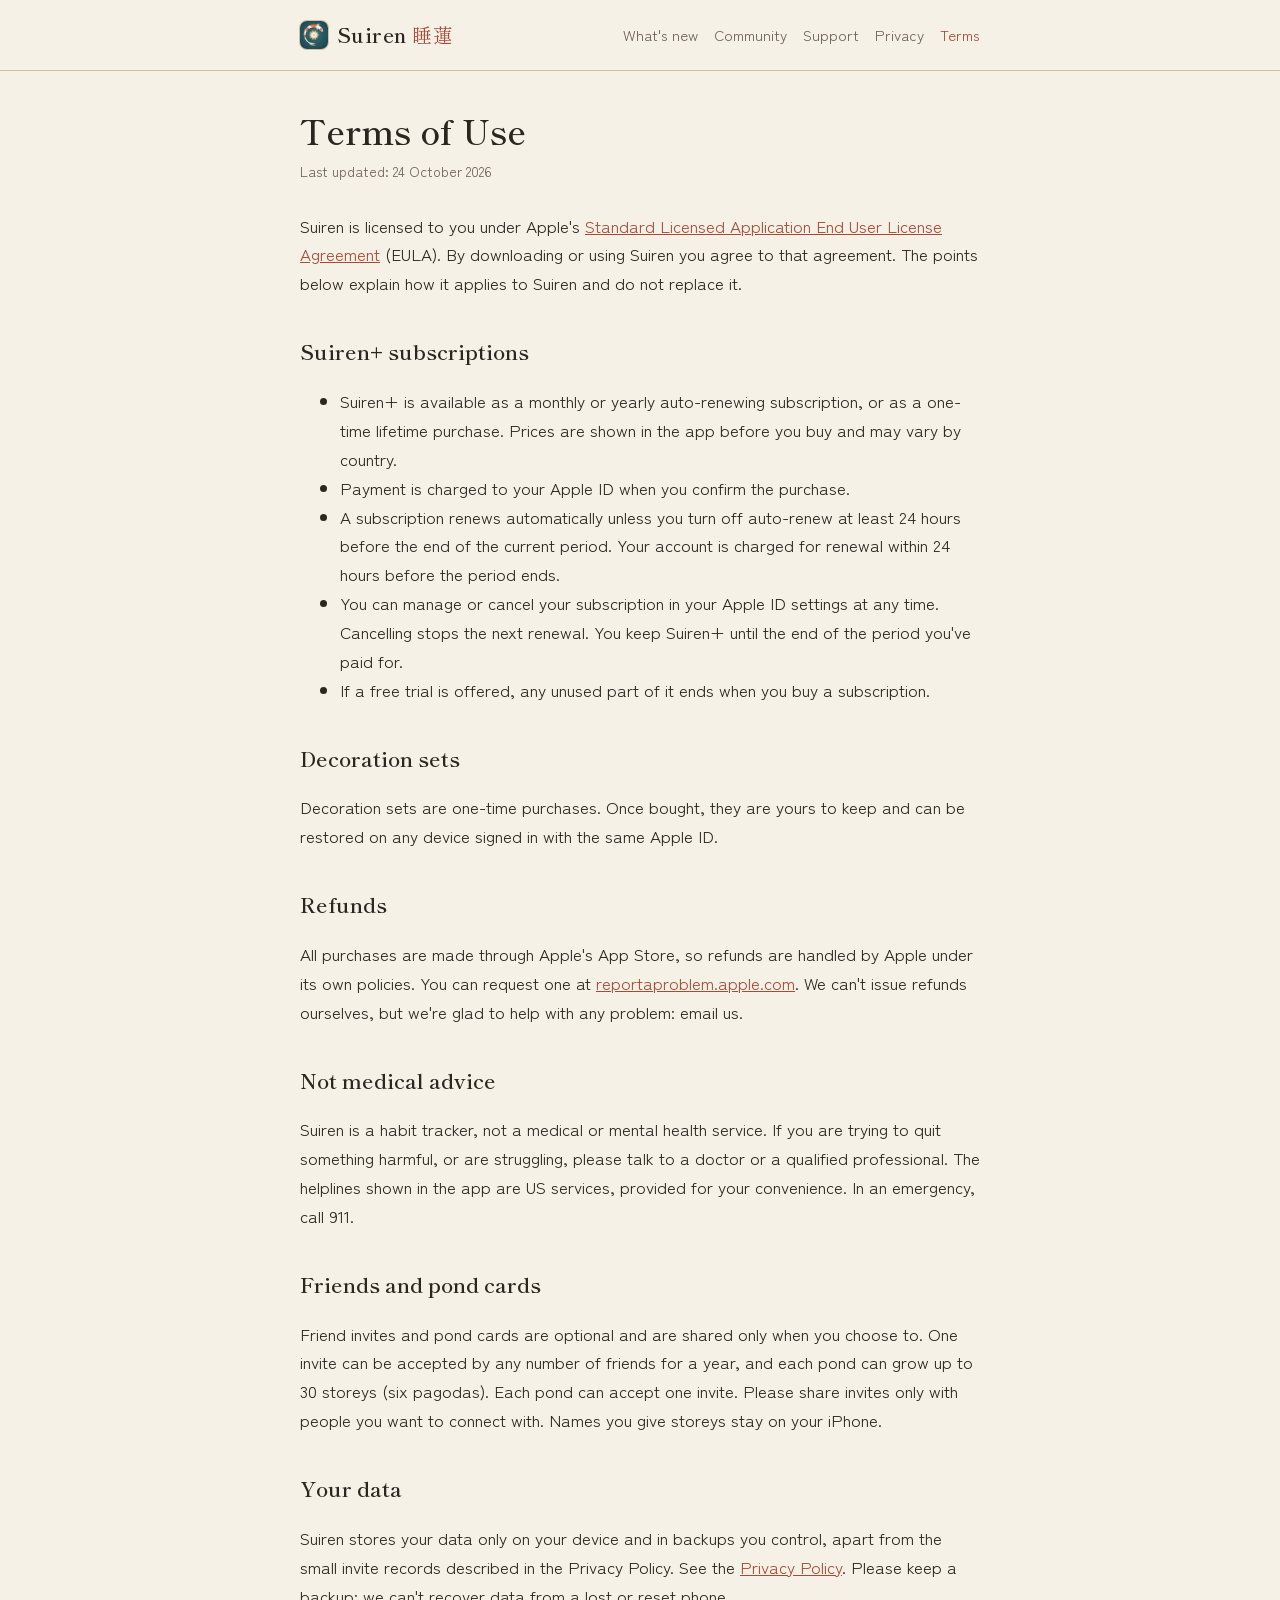
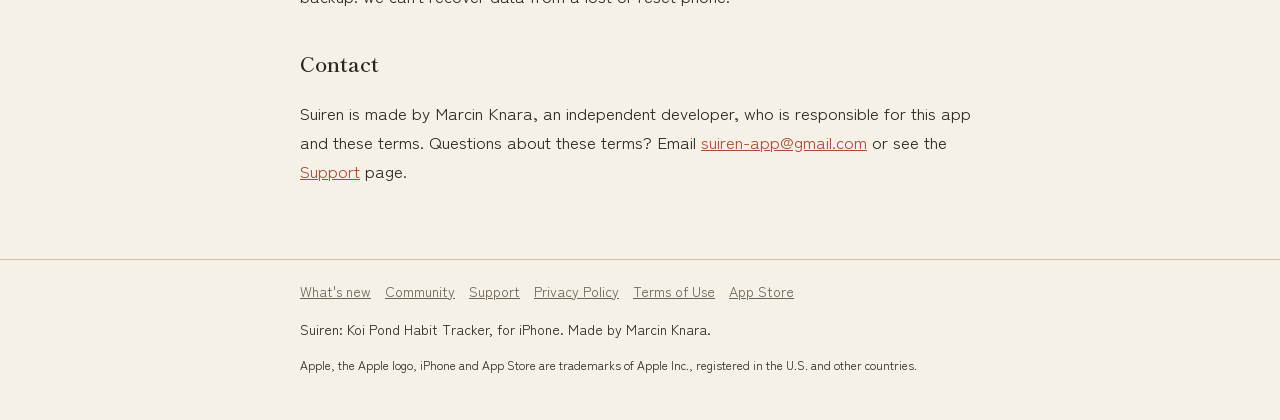
<file: terms/index.html>
<!doctype html>
<html lang="en">
<head>
<meta charset="utf-8">
<meta name="viewport" content="width=device-width, initial-scale=1">
<title>Terms of Use · Suiren</title>
<meta name="description" content="Terms of Use for Suiren, including Suiren+ subscription terms.">
<meta name="apple-itunes-app" content="app-id=6826411943">
<link rel="icon" type="image/png" sizes="32x32" href="../favicon-32.png">
<link rel="apple-touch-icon" href="../apple-touch-icon.png">
<link rel="preconnect" href="https://fonts.googleapis.com">
<link rel="preconnect" href="https://fonts.gstatic.com" crossorigin>
<link rel="stylesheet" href="https://fonts.googleapis.com/css2?family=Shippori+Mincho:wght@500;700;800&family=Zen+Kaku+Gothic+New:wght@400;500;700&display=swap">
<link rel="stylesheet" href="../style.css">
</head>
<body>
<header class="site">
  <div class="wrap">
    <a class="brand" href="../"><img src="../img/icon-64.png" alt="" width="28" height="28">Suiren<span>睡蓮</span></a>
    <nav>
      <a href="../whats-new/">What's new</a>
      <a href="../community/">Community</a>
      <a href="../support/">Support</a>
      <a href="../privacy/">Privacy</a>
      <a href="../terms/" aria-current="page">Terms</a>
    </nav>
  </div>
</header>
<main>
  <div class="wrap">

    <h1>Terms of Use</h1>
    <p class="updated">Last updated: 24 October 2026</p>
    <p>Suiren is licensed to you under Apple's <a href="https://www.apple.com/legal/internet-services/itunes/dev/stdeula/">Standard Licensed Application End User License Agreement</a> (EULA). By downloading or using Suiren you agree to that agreement. The points below explain how it applies to Suiren and do not replace it.</p>

    <h2>Suiren+ subscriptions</h2>
    <ul>
      <li>Suiren+ is available as a monthly or yearly auto-renewing subscription, or as a one-time lifetime purchase. Prices are shown in the app before you buy and may vary by country.</li>
      <li>Payment is charged to your Apple ID when you confirm the purchase.</li>
      <li>A subscription renews automatically unless you turn off auto-renew at least 24 hours before the end of the current period. Your account is charged for renewal within 24 hours before the period ends.</li>
      <li>You can manage or cancel your subscription in your Apple ID settings at any time. Cancelling stops the next renewal. You keep Suiren+ until the end of the period you've paid for.</li>
      <li>If a free trial is offered, any unused part of it ends when you buy a subscription.</li>
    </ul>

    <h2>Decoration sets</h2>
    <p>Decoration sets are one-time purchases. Once bought, they are yours to keep and can be restored on any device signed in with the same Apple ID.</p>

    <h2>Refunds</h2>
    <p>All purchases are made through Apple's App Store, so refunds are handled by Apple under its own policies. You can request one at <a href="https://reportaproblem.apple.com">reportaproblem.apple.com</a>. We can't issue refunds ourselves, but we're glad to help with any problem: email us.</p>

    <h2>Not medical advice</h2>
    <p>Suiren is a habit tracker, not a medical or mental health service. If you are trying to quit something harmful, or are struggling, please talk to a doctor or a qualified professional. The helplines shown in the app are US services, provided for your convenience. In an emergency, call 911.</p>

    <h2>Friends and pond cards</h2>
    <p>Friend invites and pond cards are optional and are shared only when you choose to. One invite can be accepted by any number of friends for a year, and each pond can grow up to 30 storeys (six pagodas). Each pond can accept one invite. Please share invites only with people you want to connect with. Names you give storeys stay on your iPhone.</p>

    <h2>Your data</h2>
    <p>Suiren stores your data only on your device and in backups you control, apart from the small invite records described in the Privacy Policy. See the <a href="../privacy/">Privacy Policy</a>. Please keep a backup: we can't recover data from a lost or reset phone.</p>

    <h2>Contact</h2>
    <p>Suiren is made by Marcin Knara, an independent developer, who is responsible for this app and these terms. Questions about these terms? Email <a href="mailto:suiren-app@gmail.com">suiren-app@gmail.com</a> or see the <a href="../support/">Support</a> page.</p>

  </div>
</main>
<footer class="site">
  <div class="wrap">
    <a href="../whats-new/">What's new</a><a href="../community/">Community</a><a href="../support/">Support</a><a href="../privacy/">Privacy Policy</a><a href="../terms/">Terms of Use</a><a href="https://apps.apple.com/app/suiren-koi-pond-habit-tracker/id6826411943">App Store</a>
    <p>Suiren: Koi Pond Habit Tracker, for iPhone. Made by Marcin Knara.</p>
    <p class="legal">Apple, the Apple logo, iPhone and App Store are trademarks of Apple Inc., registered in the U.S. and other countries.</p>
  </div>
</footer>
</body>
</html>
</file>
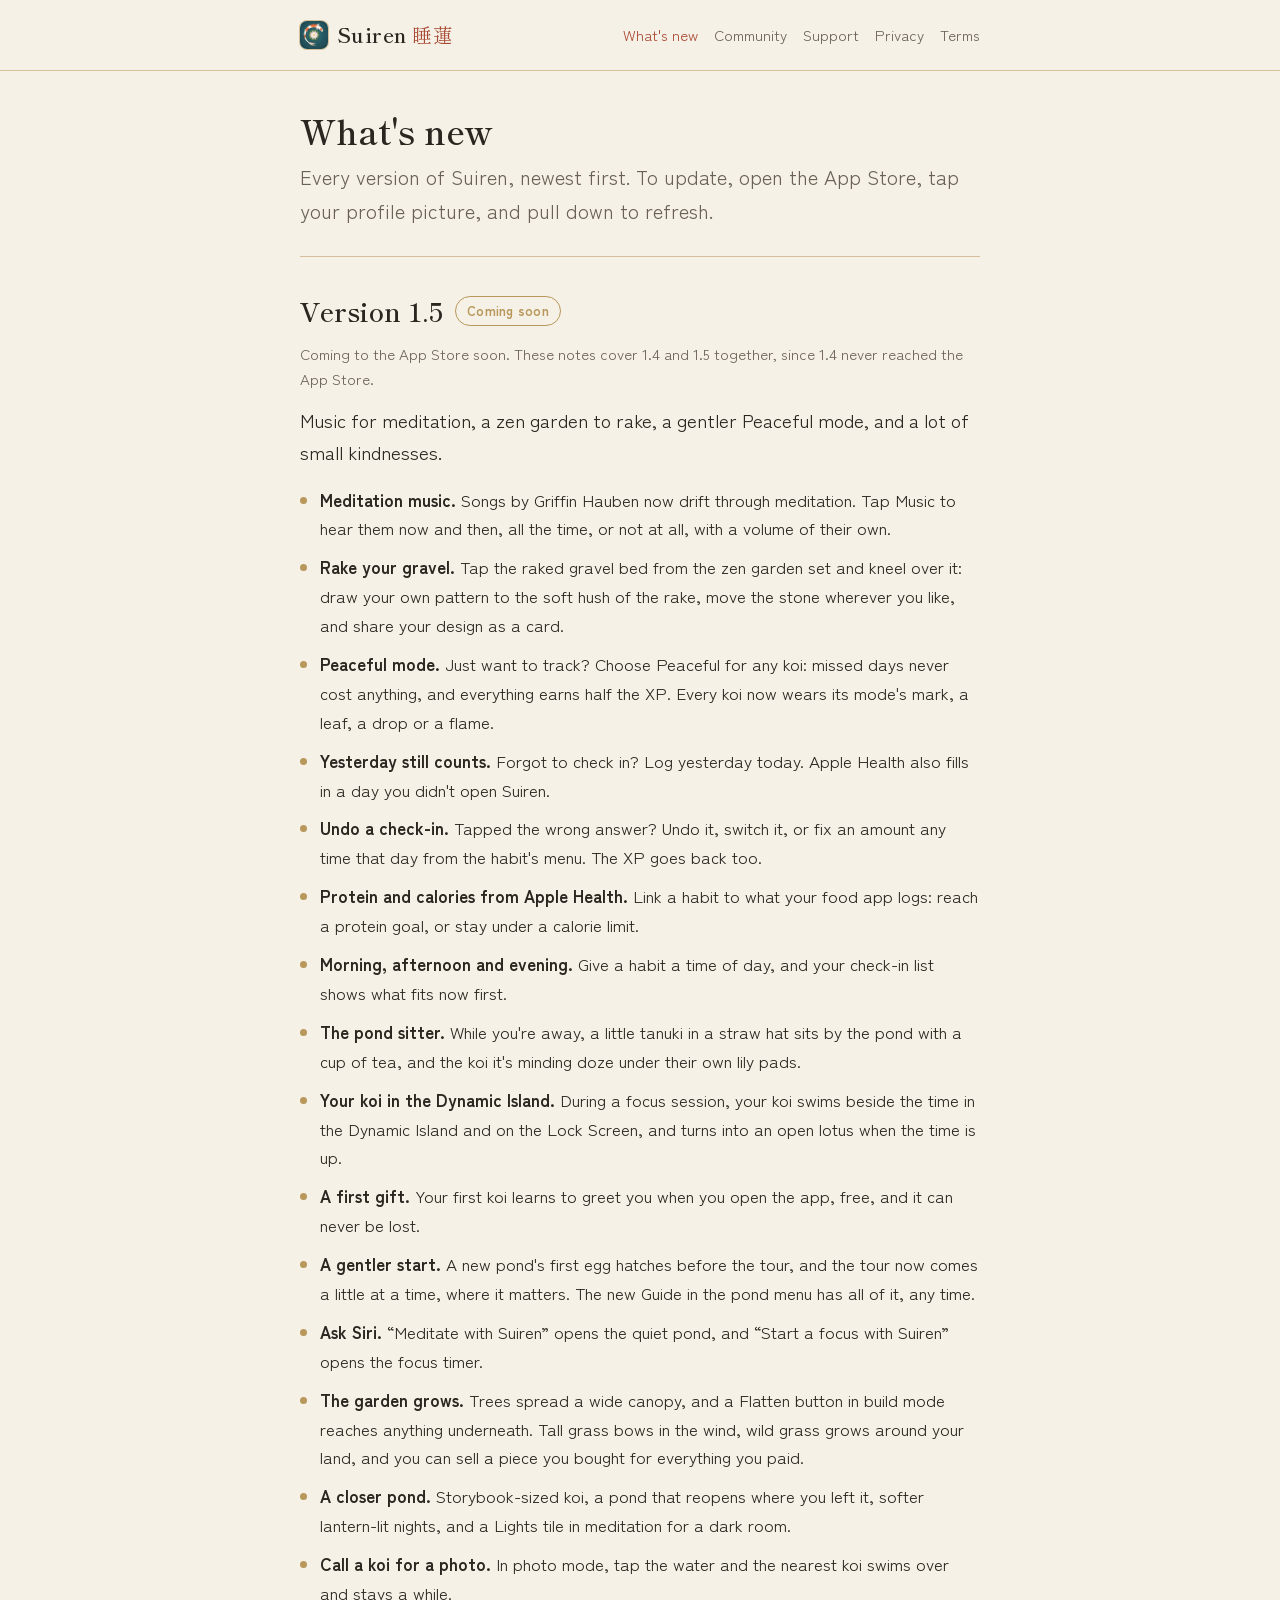
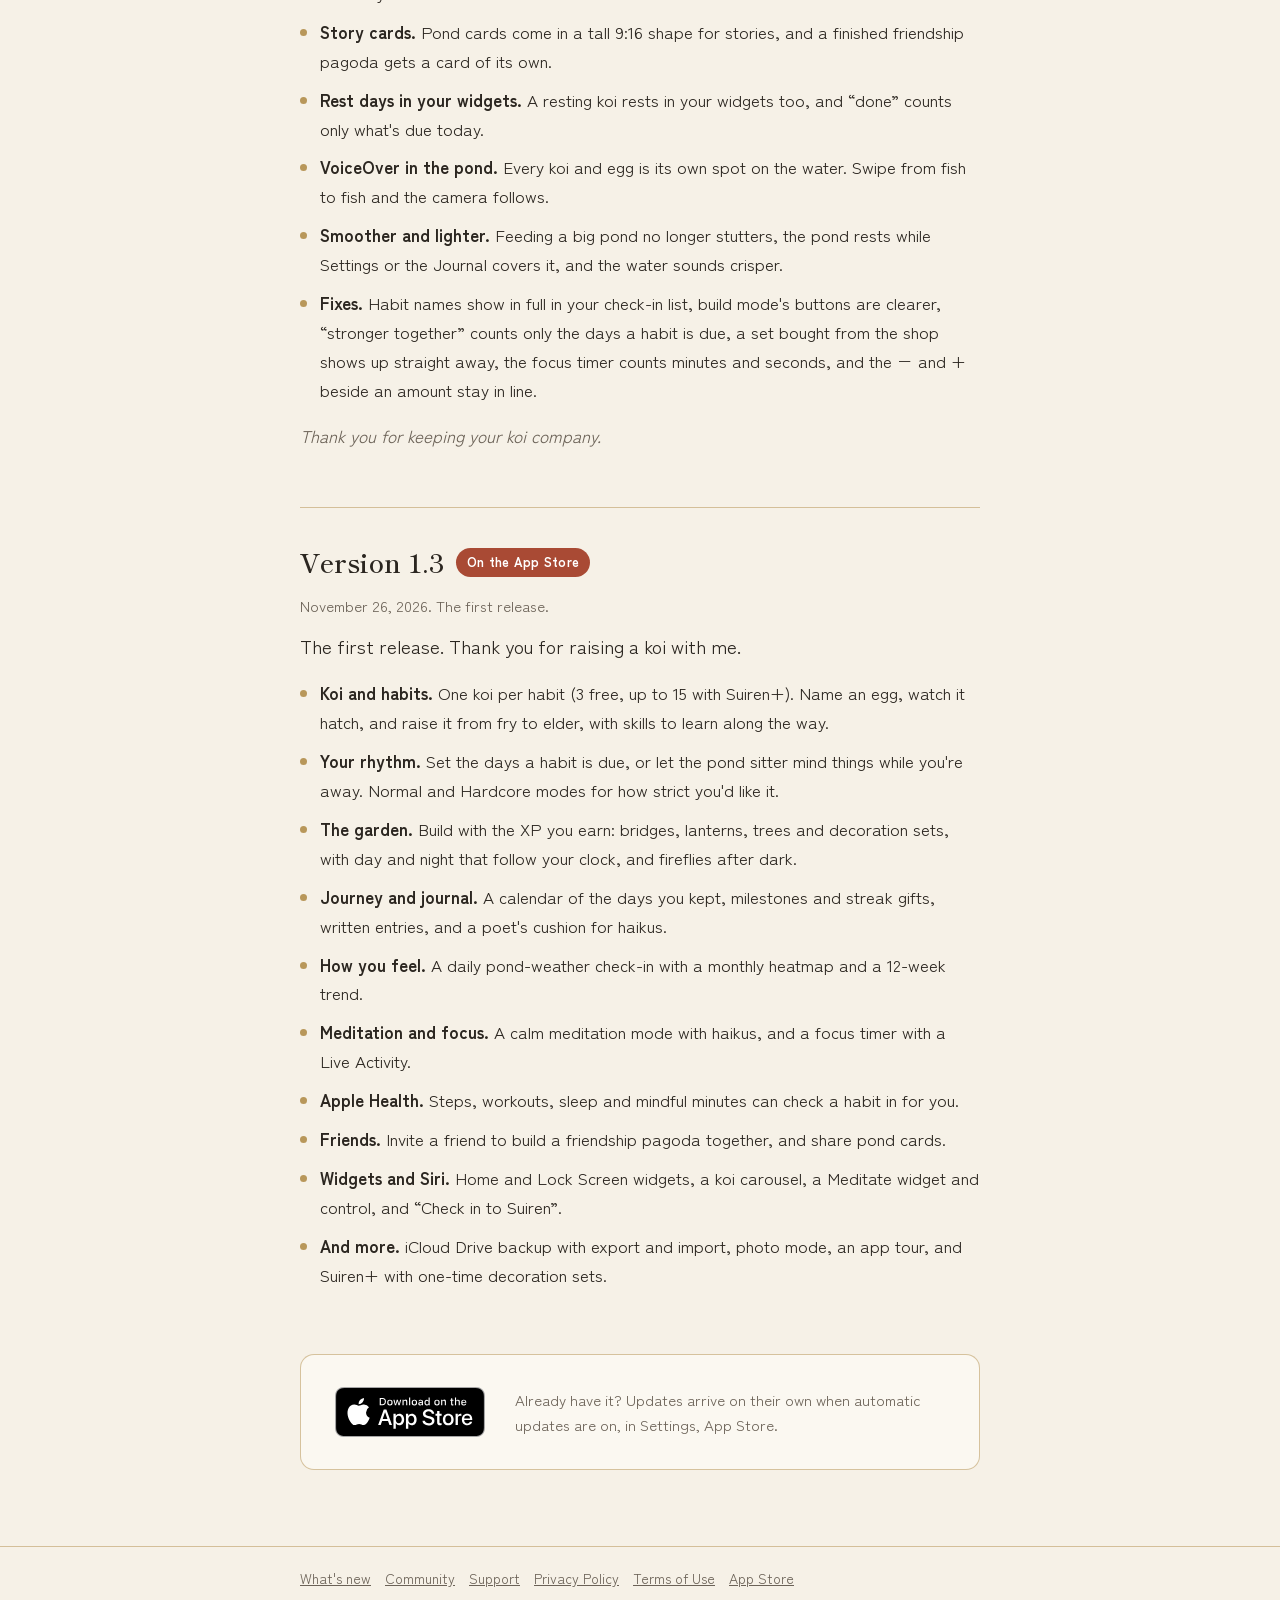
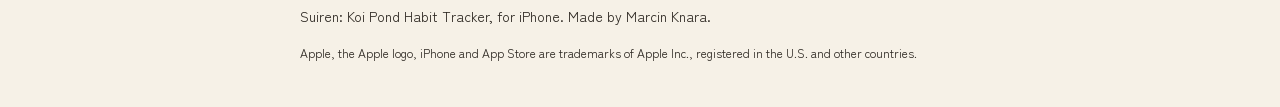
<file: whats-new/index.html>
<!doctype html>
<html lang="en">
<head>
<meta charset="utf-8">
<meta name="viewport" content="width=device-width, initial-scale=1">
<title>What's new · Suiren</title>
<meta name="description" content="What's new in Suiren: release notes for every version, and what's coming next.">
<meta name="apple-itunes-app" content="app-id=6826411943">
<link rel="canonical" href="https://suirenapp.com/whats-new/">
<meta property="og:title" content="What's new in Suiren">
<meta property="og:description" content="Release notes for Suiren: Koi Pond Habit Tracker.">
<meta property="og:image" content="https://suirenapp.com/img/og.jpg">
<link rel="icon" type="image/png" sizes="32x32" href="../favicon-32.png">
<link rel="apple-touch-icon" href="../apple-touch-icon.png">
<link rel="preconnect" href="https://fonts.googleapis.com">
<link rel="preconnect" href="https://fonts.gstatic.com" crossorigin>
<link rel="stylesheet" href="https://fonts.googleapis.com/css2?family=Shippori+Mincho:wght@500;700;800&family=Zen+Kaku+Gothic+New:wght@400;500;700&display=swap">
<link rel="stylesheet" href="../style.css">
</head>
<body>
<header class="site">
  <div class="wrap">
    <a class="brand" href="../"><img src="../img/icon-64.png" alt="" width="28" height="28">Suiren<span>睡蓮</span></a>
    <nav>
      <a href="../whats-new/" aria-current="page">What's new</a>
      <a href="../community/">Community</a>
      <a href="../support/">Support</a>
      <a href="../privacy/">Privacy</a>
      <a href="../terms/">Terms</a>
    </nav>
  </div>
</header>
<main>
  <div class="wrap">

    <h1>What's new</h1>
    <p class="lede">Every version of Suiren, newest first. To update, open the App Store, tap your profile picture, and pull down to refresh.</p>

    <article class="release" id="v1-5-0">
      <header>
        <h2>Version 1.5</h2>
        <span class="pill soon">Coming soon</span>
      </header>
      <p class="meta">Coming to the App Store soon. These notes cover 1.4 and 1.5 together, since 1.4 never reached the App Store.</p>
      <p class="intro">Music for meditation, a zen garden to rake, a gentler Peaceful mode, and a lot of small kindnesses.</p>
      <ul class="notes">
        <li><strong>Meditation music.</strong> Songs by Griffin Hauben now drift through meditation. Tap Music to hear them now and then, all the time, or not at all, with a volume of their own.</li>
        <li><strong>Rake your gravel.</strong> Tap the raked gravel bed from the zen garden set and kneel over it: draw your own pattern to the soft hush of the rake, move the stone wherever you like, and share your design as a card.</li>
        <li><strong>Peaceful mode.</strong> Just want to track? Choose Peaceful for any koi: missed days never cost anything, and everything earns half the XP. Every koi now wears its mode's mark, a leaf, a drop or a flame.</li>
        <li><strong>Yesterday still counts.</strong> Forgot to check in? Log yesterday today. Apple Health also fills in a day you didn't open Suiren.</li>
        <li><strong>Undo a check-in.</strong> Tapped the wrong answer? Undo it, switch it, or fix an amount any time that day from the habit's menu. The XP goes back too.</li>
        <li><strong>Protein and calories from Apple Health.</strong> Link a habit to what your food app logs: reach a protein goal, or stay under a calorie limit.</li>
        <li><strong>Morning, afternoon and evening.</strong> Give a habit a time of day, and your check-in list shows what fits now first.</li>
        <li><strong>The pond sitter.</strong> While you're away, a little tanuki in a straw hat sits by the pond with a cup of tea, and the koi it's minding doze under their own lily pads.</li>
        <li><strong>Your koi in the Dynamic Island.</strong> During a focus session, your koi swims beside the time in the Dynamic Island and on the Lock Screen, and turns into an open lotus when the time is up.</li>
        <li><strong>A first gift.</strong> Your first koi learns to greet you when you open the app, free, and it can never be lost.</li>
        <li><strong>A gentler start.</strong> A new pond's first egg hatches before the tour, and the tour now comes a little at a time, where it matters. The new Guide in the pond menu has all of it, any time.</li>
        <li><strong>Ask Siri.</strong> “Meditate with Suiren” opens the quiet pond, and “Start a focus with Suiren” opens the focus timer.</li>
        <li><strong>The garden grows.</strong> Trees spread a wide canopy, and a Flatten button in build mode reaches anything underneath. Tall grass bows in the wind, wild grass grows around your land, and you can sell a piece you bought for everything you paid.</li>
        <li><strong>A closer pond.</strong> Storybook-sized koi, a pond that reopens where you left it, softer lantern-lit nights, and a Lights tile in meditation for a dark room.</li>
        <li><strong>Call a koi for a photo.</strong> In photo mode, tap the water and the nearest koi swims over and stays a while.</li>
        <li><strong>Story cards.</strong> Pond cards come in a tall 9:16 shape for stories, and a finished friendship pagoda gets a card of its own.</li>
        <li><strong>Rest days in your widgets.</strong> A resting koi rests in your widgets too, and “done” counts only what's due today.</li>
        <li><strong>VoiceOver in the pond.</strong> Every koi and egg is its own spot on the water. Swipe from fish to fish and the camera follows.</li>
        <li><strong>Smoother and lighter.</strong> Feeding a big pond no longer stutters, the pond rests while Settings or the Journal covers it, and the water sounds crisper.</li>
        <li><strong>Fixes.</strong> Habit names show in full in your check-in list, build mode's buttons are clearer, “stronger together” counts only the days a habit is due, a set bought from the shop shows up straight away, the focus timer counts minutes and seconds, and the − and + beside an amount stay in line.</li>
      </ul>
      <p class="sign">Thank you for keeping your koi company.</p>
    </article>

    <article class="release" id="v1-3-0">
      <header>
        <h2>Version 1.3</h2>
        <span class="pill now">On the App Store</span>
      </header>
      <p class="meta">November 26, 2026. The first release.</p>
      <p class="intro">The first release. Thank you for raising a koi with me.</p>
      <ul class="notes">
        <li><strong>Koi and habits.</strong> One koi per habit (3 free, up to 15 with Suiren+). Name an egg, watch it hatch, and raise it from fry to elder, with skills to learn along the way.</li>
        <li><strong>Your rhythm.</strong> Set the days a habit is due, or let the pond sitter mind things while you're away. Normal and Hardcore modes for how strict you'd like it.</li>
        <li><strong>The garden.</strong> Build with the XP you earn: bridges, lanterns, trees and decoration sets, with day and night that follow your clock, and fireflies after dark.</li>
        <li><strong>Journey and journal.</strong> A calendar of the days you kept, milestones and streak gifts, written entries, and a poet's cushion for haikus.</li>
        <li><strong>How you feel.</strong> A daily pond-weather check-in with a monthly heatmap and a 12-week trend.</li>
        <li><strong>Meditation and focus.</strong> A calm meditation mode with haikus, and a focus timer with a Live Activity.</li>
        <li><strong>Apple Health.</strong> Steps, workouts, sleep and mindful minutes can check a habit in for you.</li>
        <li><strong>Friends.</strong> Invite a friend to build a friendship pagoda together, and share pond cards.</li>
        <li><strong>Widgets and Siri.</strong> Home and Lock Screen widgets, a koi carousel, a Meditate widget and control, and “Check in to Suiren”.</li>
        <li><strong>And more.</strong> iCloud Drive backup with export and import, photo mode, an app tour, and Suiren+ with one-time decoration sets.</li>
      </ul>
    </article>

    <div class="card get-card">
      <a class="badge" href="https://apps.apple.com/app/suiren-koi-pond-habit-tracker/id6826411943"><img src="../img/app-store-badge.svg" alt="Download on the App Store" width="150" height="50"></a>
      <p>Already have it? Updates arrive on their own when automatic updates are on, in Settings, App Store.</p>
    </div>

  </div>
</main>
<footer class="site">
  <div class="wrap">
    <a href="../whats-new/">What's new</a><a href="../community/">Community</a><a href="../support/">Support</a><a href="../privacy/">Privacy Policy</a><a href="../terms/">Terms of Use</a><a href="https://apps.apple.com/app/suiren-koi-pond-habit-tracker/id6826411943">App Store</a>
    <p>Suiren: Koi Pond Habit Tracker, for iPhone. Made by Marcin Knara.</p>
    <p class="legal">Apple, the Apple logo, iPhone and App Store are trademarks of Apple Inc., registered in the U.S. and other countries.</p>
  </div>
</footer>
</body>
</html>
</file>
<file: home.css>
/* Home page: a living koi pond hero, then paper sections. Washi & Ink palette from the app. Other pages use style.css. */
:root {
  --paper: #f1e8d7;
  --tile: #fbf6ec;
  --mist: #e6ddca;
  --ink: #2f241d;
  --muted: #6d5f52;
  --accent: #a94a34;
  --on-accent: #fff6e8;
  --gold: #b8903f;
  --line: rgba(184, 144, 63, 0.55);
  --water-1: #2c6a72;
  --water-2: #173f4a;
  --night: #15141b;
  --night-ink: #ece3d2;
  --night-muted: #b2a792;
  --bar: rgba(251, 246, 236, 0.92);
  --display: "Shippori Mincho", "Hiragino Mincho ProN", "Yu Mincho", Georgia, serif;
  --body: "Zen Kaku Gothic New", "Hiragino Sans", -apple-system, "Segoe UI", sans-serif;
}
@media (prefers-color-scheme: dark) {
  :root:not([data-theme="light"]) {
    --paper: #1c1a20; --tile: #24212a; --mist: #211f26; --ink: #ece3d2; --muted: #ab9f8d;
    --accent: #e48b70; --on-accent: #1c1a20; --gold: #c9a764; --line: rgba(201, 167, 100, 0.38);
    --water-1: #1f5058; --water-2: #0f2b33; --night: #111015; --bar: rgba(36, 33, 42, 0.92);
    color-scheme: dark;
  }
}
:root[data-theme="dark"] {
  --paper: #1c1a20; --tile: #24212a; --mist: #211f26; --ink: #ece3d2; --muted: #ab9f8d;
  --accent: #e48b70; --on-accent: #1c1a20; --gold: #c9a764; --line: rgba(201, 167, 100, 0.38);
  --water-1: #1f5058; --water-2: #0f2b33; --night: #111015; --bar: rgba(36, 33, 42, 0.92);
  color-scheme: dark;
}
* { box-sizing: border-box; }
html { -webkit-text-size-adjust: 100%; }
body { margin: 0; }
body { background: var(--paper); color: var(--ink); font: 400 17px/1.7 var(--body); -webkit-font-smoothing: antialiased; }
h1, h2, h3 { font-family: var(--display); font-weight: 700; text-wrap: balance; margin: 0; line-height: 1.2; }
p { margin: 0; }
a { color: var(--accent); }
img { max-width: 100%; }
:focus-visible { outline: 2px solid var(--accent); outline-offset: 3px; border-radius: 4px; }
.wrap { max-width: 1080px; margin: 0 auto; padding-left: max(20px, env(safe-area-inset-left, 0px)); padding-right: max(20px, env(safe-area-inset-right, 0px)); }
.narrow { max-width: 720px; }
.eyebrow { font: 700 12px/1 var(--body); letter-spacing: 0.16em; text-transform: uppercase; color: var(--gold); }
.badge { display: inline-block; line-height: 0; padding: 12px; margin: -12px; }
.badge img { height: 52px; width: auto; display: block; }
.fine { font-size: 13px; color: var(--muted); }

/* ---------- Shared bits ---------- */
.site-head { display: flex; align-items: center; justify-content: space-between; gap: 16px; flex-wrap: wrap; padding-block: 18px; }
.brand { display: inline-flex; align-items: center; gap: 10px; font: 700 21px/1 var(--display); color: inherit; text-decoration: none; letter-spacing: 0.02em; }
.brand img { width: 30px; height: 30px; border-radius: 8px; }
.brand em { font-style: normal; font-weight: 500; color: var(--accent); }
.site-nav { display: flex; gap: 6px 20px; flex-wrap: wrap; }
.site-nav a { color: inherit; opacity: 0.78; text-decoration: none; font-size: 15px; }
.site-nav a:hover { opacity: 1; color: var(--accent); }
.gallery { list-style: none; margin: 0; display: flex; gap: 18px; overflow-x: auto; scroll-snap-type: x mandatory; padding-block: 8px 22px; scrollbar-width: thin; scrollbar-color: var(--gold) transparent; }
.gallery li { flex: 0 0 auto; scroll-snap-align: center; }
.gallery img { width: 228px; height: auto; display: block; border-radius: 16px; box-shadow: 0 10px 28px rgba(30, 20, 12, 0.16); }
.faq details { border-top: 1px solid var(--line); padding-block: 16px; }
.faq details:last-child { border-bottom: 1px solid var(--line); }
.faq summary { cursor: pointer; font: 700 18px/1.4 var(--display); list-style: none; display: flex; justify-content: space-between; gap: 16px; }
.faq summary::-webkit-details-marker { display: none; }
.faq summary::after { content: "+"; color: var(--gold); font-family: var(--body); font-weight: 400; font-size: 22px; line-height: 1; transition: transform .25s; }
.faq details[open] summary::after { transform: rotate(45deg); }
.faq details p { margin-top: 10px; color: var(--muted); max-width: 62ch; }
.foot { padding-block: 36px calc(40px + env(safe-area-inset-bottom, 0px)); font-size: 14px; color: var(--muted); }
.foot nav { display: flex; flex-wrap: wrap; gap: 6px 18px; margin-bottom: 10px; }
.foot nav a { color: inherit; }
.foot .legal { font-size: 12px; margin-top: 6px; opacity: 0.85; }

/* ================= A: The pond ================= */
.a-hero { position: relative; color: #f6efe2; background: var(--water-2); overflow: hidden; isolation: isolate; cursor: pointer; }
.a-hero canvas { position: absolute; inset: 0; width: 100%; height: 100%; z-index: -1; touch-action: pan-y; cursor: pointer; }
.a-hero .site-head { position: relative; }
.a-hero .site-nav a { color: #f6efe2; }
.a-hero-body { padding-block: 56px 120px; max-width: 560px; pointer-events: none; }
.a-hero-body > * { pointer-events: auto; }
.a-hero h1 { font-size: clamp(40px, 7vw, 68px); font-weight: 800; letter-spacing: 0.01em; text-shadow: 0 2px 24px rgba(0, 20, 25, 0.45); }
.a-hero .lede { font-size: 19px; margin-top: 16px; color: #e5eee9; text-shadow: 0 1px 12px rgba(0, 20, 25, 0.5); max-width: 44ch; }
.a-hero .get { display: flex; align-items: center; gap: 20px; flex-wrap: wrap; margin-top: 28px; }
.a-hero .hint { font-size: 14px; color: #cfe1dc; display: inline-flex; align-items: center; gap: 8px; }
.a-hero .hint i { width: 8px; height: 8px; border-radius: 50%; background: #f0b25a; display: inline-block; box-shadow: 0 0 0 4px rgba(240, 178, 90, 0.25); }
.a-wave { display: block; width: 100%; height: 56px; margin-top: -55px; position: relative; color: var(--paper); }
.a-sec { padding-block: 84px; }
.a-sec + .a-sec { border-top: 0; }
.a-sec.tile { background: var(--tile); }
.a-sec-head { display: grid; gap: 10px; margin-bottom: 40px; max-width: 620px; }
.a-sec-head h2 { font-size: clamp(30px, 4.4vw, 42px); }
.a-sec-head p { color: var(--muted); font-size: 18px; }
.a-steps { display: grid; grid-template-columns: repeat(3, 1fr); gap: 28px; counter-reset: step; }
.a-step { position: relative; padding-top: 18px; border-top: 1px solid var(--line); }
.a-step::before { counter-increment: step; content: counter(step); font: 800 15px/1 var(--display); color: var(--accent); display: block; margin-bottom: 14px; }
.a-step canvas { width: 100%; height: 150px; display: block; border-radius: 14px; background: radial-gradient(120% 120% at 30% 20%, var(--water-1), var(--water-2)); margin-bottom: 18px; }
.a-step h3 { font-size: 22px; margin-bottom: 6px; }
.a-step p { color: var(--muted); }
.a-feats { display: grid; grid-template-columns: repeat(auto-fit, minmax(240px, 1fr)); gap: 0; border-top: 1px solid var(--line); border-left: 1px solid var(--line); }
.a-feat { padding: 26px 24px; border-right: 1px solid var(--line); border-bottom: 1px solid var(--line); }
.a-feat h3 { font-size: 19px; margin-bottom: 6px; }
.a-feat p { color: var(--muted); font-size: 15.5px; }
.a-feat svg { width: 28px; height: 28px; color: var(--accent); margin-bottom: 12px; }
.a-new { display: grid; grid-template-columns: 1.1fr 1fr; gap: 40px; align-items: center; }
.a-new ul { margin: 18px 0 22px; padding-left: 20px; color: var(--muted); }
.a-new li::marker { color: var(--gold); }
.a-new .pill { display: inline-block; font: 700 12px/1 var(--body); letter-spacing: 0.08em; text-transform: uppercase; border: 1px solid var(--gold); color: var(--gold); padding: 7px 12px; border-radius: 999px; }
.a-new figure { margin: 0; }
.a-new figure img { width: 100%; height: auto; display: block; border-radius: 18px; border: 1px solid var(--line); }
.a-community { display: flex; align-items: center; justify-content: space-between; gap: 24px 40px; flex-wrap: wrap; border-top: 1px solid var(--line); border-bottom: 1px solid var(--line); padding-block: 36px; }
.a-community > div { max-width: 560px; display: grid; gap: 10px; }
.a-community h2 { font-size: clamp(28px, 4vw, 38px); }
.a-community p { color: var(--muted); }
.a-final { text-align: center; color: #f6efe2; background: var(--water-2); position: relative; overflow: hidden; isolation: isolate; padding-block: 96px; cursor: pointer; }
.a-final canvas { position: absolute; inset: 0; width: 100%; height: 100%; z-index: -1; cursor: pointer; }
.a-final h2 { font-size: clamp(32px, 5vw, 48px); }
.a-final p { color: #d3e3de; margin: 12px auto 28px; max-width: 40ch; }
.a-foot { background: var(--paper); }
.a-btn { display: inline-block; background: var(--accent); color: var(--on-accent); text-decoration: none; font-weight: 700; padding: 12px 22px; border-radius: 999px; }
@media (max-width: 820px) {
  .a-steps, .a-new { grid-template-columns: 1fr; }
  .a-step canvas { height: 170px; }
  .a-hero-body { padding-block: 32px 100px; }
}

@media (prefers-reduced-motion: reduce) {
  * { transition: none !important; scroll-behavior: auto !important; }
}
</file>
<file: style.css>
:root {
  --paper: #f6f1e7;
  --card: #fbf8f1;
  --ink: #2b2620;
  --muted: #6b6257;
  --persimmon: #a94a34;
  --gold: #b8975a;
  --line: rgba(184, 151, 90, 0.55);
}
@media (prefers-color-scheme: dark) {
  :root {
    --paper: #1b1915;
    --card: #23201b;
    --ink: #ece5d8;
    --muted: #a99f90;
    --persimmon: #e08a72;
    --gold: #c9a96a;
    --line: rgba(201, 169, 106, 0.4);
  }
}
* { box-sizing: border-box; }
html { -webkit-text-size-adjust: 100%; }
body {
  margin: 0;
  background: var(--paper);
  color: var(--ink);
  font: 17px/1.7 "Zen Kaku Gothic New", "Hiragino Sans", -apple-system, BlinkMacSystemFont, "Segoe UI", sans-serif;
}
h1, h2, h3, .brand { font-family: "Shippori Mincho", "Hiragino Mincho ProN", "Yu Mincho", Georgia, serif; text-wrap: balance; }
.wrap { max-width: 720px; margin: 0 auto; padding: 0 20px; }
header.site {
  border-bottom: 1px solid var(--line);
  padding: 18px 0;
}
header.site .wrap { display: flex; align-items: center; justify-content: space-between; gap: 12px; flex-wrap: wrap; }
.brand { display: inline-flex; align-items: center; gap: 9px; font-size: 20px; font-weight: 600; color: var(--ink); text-decoration: none; letter-spacing: 0.02em; }
.brand img { border-radius: 7px; box-shadow: 0 0 0 1px var(--line); align-self: center; }
.brand span { color: var(--persimmon); margin-left: -3px; font-weight: 400; }
nav { display: flex; flex-wrap: wrap; gap: 4px 16px; }
nav a { color: var(--muted); text-decoration: none; font-size: 15px; }
nav a:hover, nav a[aria-current="page"] { color: var(--persimmon); }
main { padding: 40px 0 56px; }
h1 { font-size: 34px; line-height: 1.2; margin: 0 0 8px; font-weight: 600; }
h2 { font-size: 21px; margin: 36px 0 8px; font-weight: 600; }
p, li { color: var(--ink); }
.lede { font-size: 20px; color: var(--muted); margin: 0 0 28px; }
.updated { color: var(--muted); font-size: 14px; margin: 0 0 28px; }
a { color: var(--persimmon); }
.card {
  background: var(--card);
  border: 1px solid var(--line);
  border-radius: 14px;
  padding: 20px 22px;
  margin: 20px 0;
}
.button {
  display: inline-block;
  background: var(--persimmon);
  color: #fff;
  text-decoration: none;
  padding: 11px 20px;
  border-radius: 999px;
  font-weight: 600;
}
@media (prefers-color-scheme: dark) { .button { color: #1b1915; } }
.grid { display: grid; grid-template-columns: repeat(auto-fit, minmax(200px, 1fr)); gap: 14px; margin: 28px 0; }
.grid .card { margin: 0; }
.grid h3 { margin: 0 0 4px; font-size: 17px; }
.grid p { margin: 0; color: var(--muted); font-size: 15px; }
footer.site { border-top: 1px solid var(--line); padding: 20px 0 32px; color: var(--muted); font-size: 14px; }
footer.site a { color: var(--muted); margin-right: 14px; display: inline-block; }

/* Home */
.muted { color: var(--muted); }
.small { color: var(--muted); font-size: 14px; margin: 0; }
.hero { text-align: center; }
.hero .app-icon { border-radius: 23%; box-shadow: 0 0 0 1px var(--line), 0 10px 28px rgba(43, 38, 32, 0.16); margin: 4px 0 18px; }
.hero h1 { font-size: 40px; }
.hero .lede { max-width: 560px; margin: 0 auto 22px; }
/* Apple's badge: keep at least 40px tall with a quarter of its height clear around it. */
.badge { display: inline-block; padding: 0; line-height: 0; }
.badge img { height: 50px; width: auto; display: block; }
.get { display: flex; justify-content: center; margin: 0 0 10px; padding: 13px 0; }
.hero-art { margin: 28px auto 0; max-width: 1200px; padding: 0 20px; }
.hero-art img { width: 100%; height: auto; display: block; border-radius: 18px; border: 1px solid var(--line); }
.shots { margin: 48px 0 8px; }
.shots h2 { margin-top: 0; }
.shots .muted { margin: 0; font-size: 15px; }
.gallery {
  list-style: none; margin: 18px 0 0; padding: 4px max(20px, calc((100vw - 720px) / 2 + 20px)) 18px;
  display: flex; gap: 16px; overflow-x: auto; scroll-snap-type: x mandatory; scroll-padding: 0 20px;
  -webkit-overflow-scrolling: touch; scrollbar-width: thin; scrollbar-color: var(--gold) transparent;
}
.gallery:focus-visible { outline: 2px solid var(--persimmon); outline-offset: -2px; }
.gallery li { flex: 0 0 auto; scroll-snap-align: start; }
.gallery img { width: 236px; height: auto; display: block; border-radius: 14px; box-shadow: 0 6px 20px rgba(43, 38, 32, 0.12); }
.cta { border-color: var(--gold); }
.cta h3 { margin: 0 0 4px; font-size: 18px; }
.cta p { margin: 0; color: var(--muted); }
footer.site .legal { font-size: 12px; margin-top: 4px; }

/* What's new */
.release { border-top: 1px solid var(--line); padding: 8px 0 12px; margin-top: 28px; }
.release > header { display: flex; align-items: center; gap: 12px; flex-wrap: wrap; margin-top: 24px; }
.release h2 { margin: 0; font-size: 26px; }
.pill { font-size: 13px; font-weight: 600; padding: 3px 11px; border-radius: 999px; letter-spacing: 0.02em; }
.pill.now { background: var(--persimmon); color: #fff; }
.pill.soon { border: 1px solid var(--gold); color: var(--gold); }
@media (prefers-color-scheme: dark) { .pill.now { color: #1b1915; } }
.release .meta { color: var(--muted); font-size: 15px; margin: 8px 0 12px; }
.release .intro { font-size: 19px; margin: 0 0 12px; }
.notes { padding-left: 20px; }
.notes li { margin-bottom: 10px; }
.notes li::marker { color: var(--gold); }
.sign { font-style: italic; color: var(--muted); }
.get-card { display: flex; align-items: center; gap: 18px; flex-wrap: wrap; margin-top: 36px; }
.get-card .badge { margin: 12px; }
.get-card p { margin: 0; flex: 1 1 240px; color: var(--muted); font-size: 15px; }

@media (max-width: 520px) {
  .hero h1 { font-size: 32px; }
  .gallery img { width: 200px; }
  .hero-art { padding: 0 16px; }
  .hero-art img { border-radius: 12px; }
}
</file>
